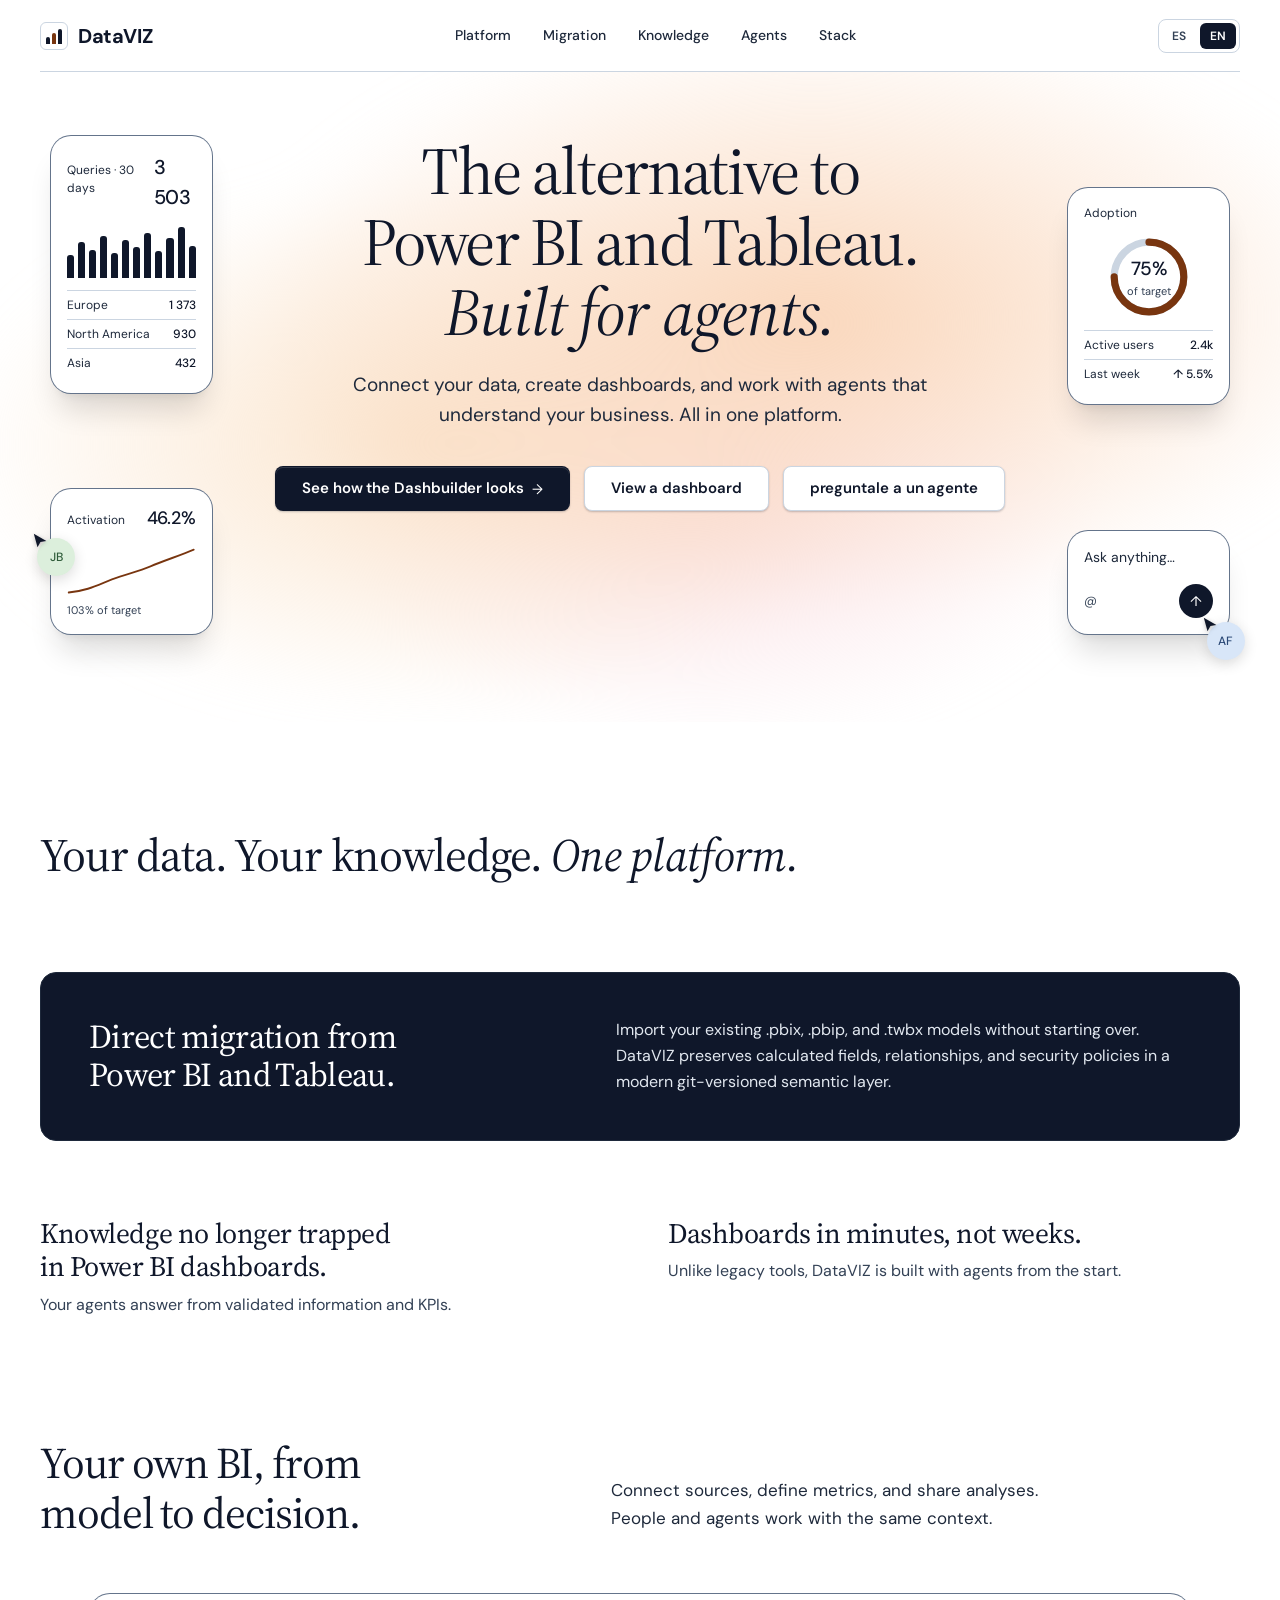
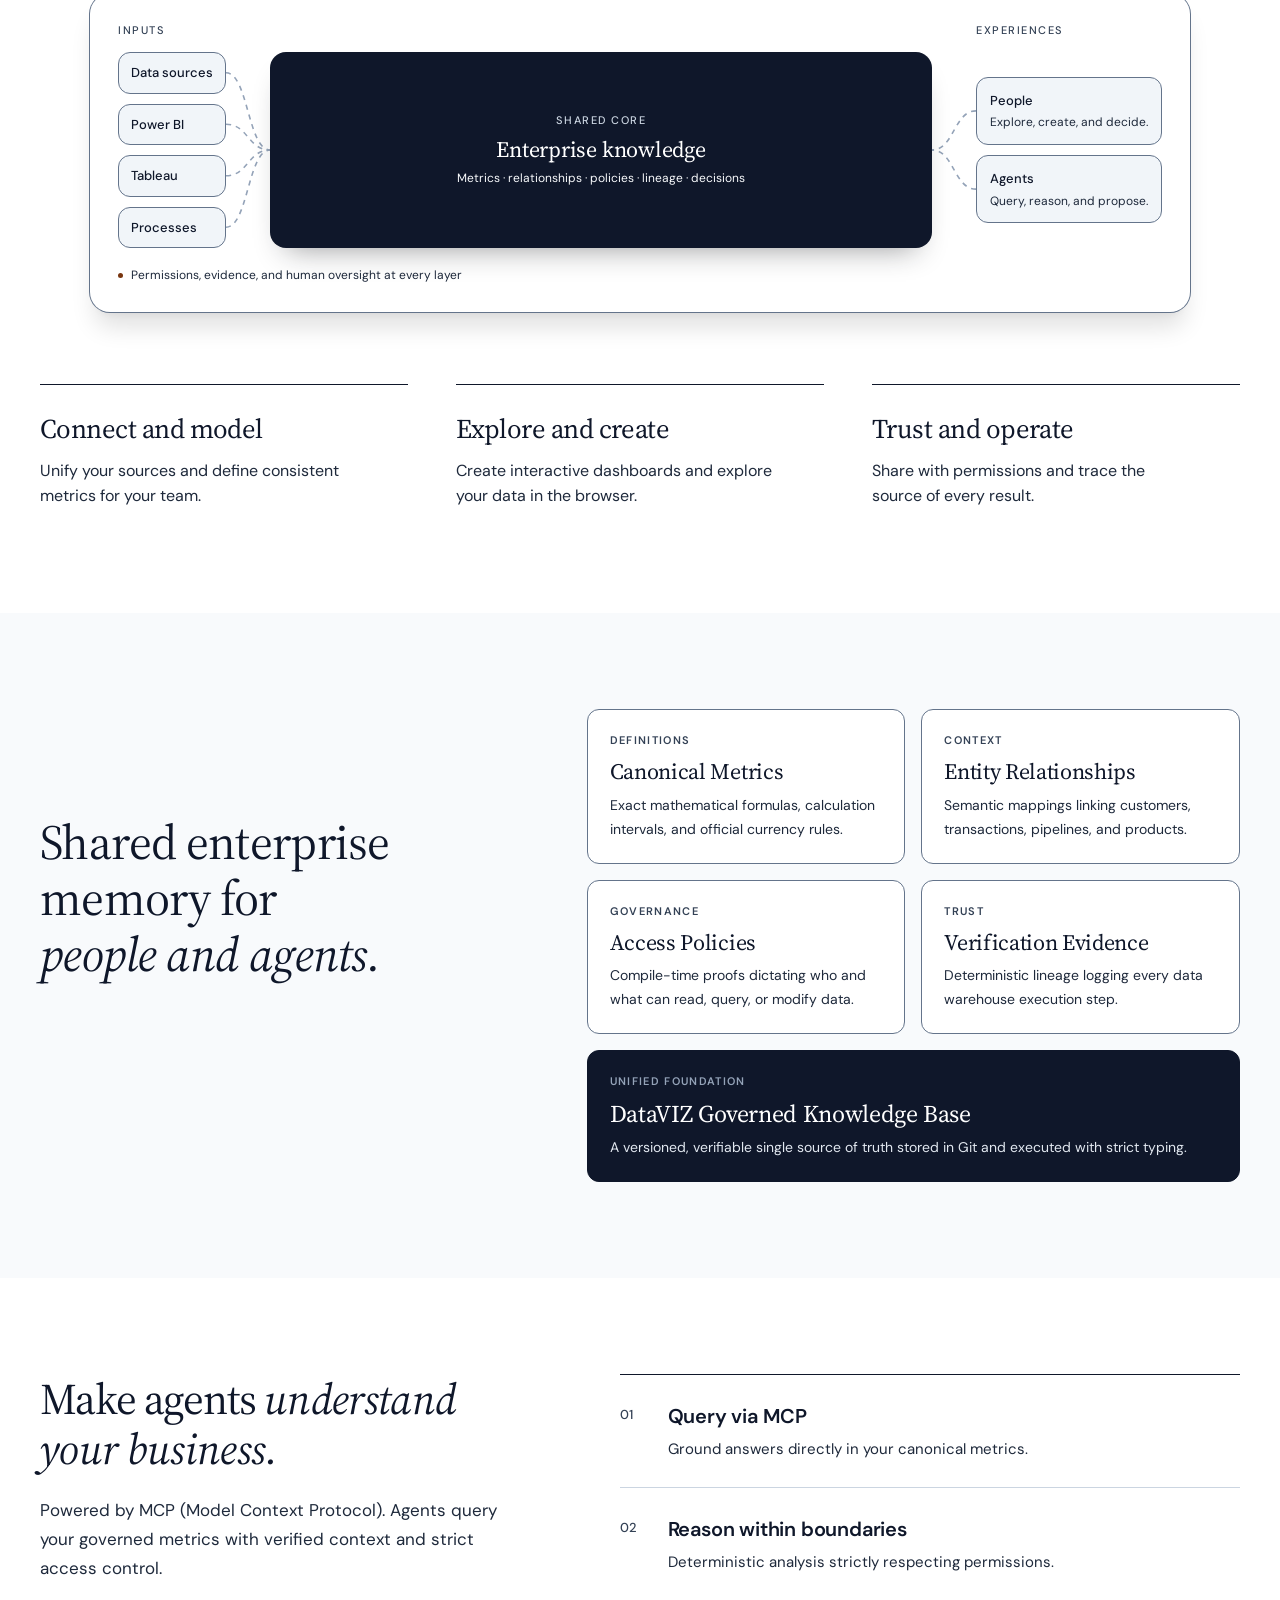
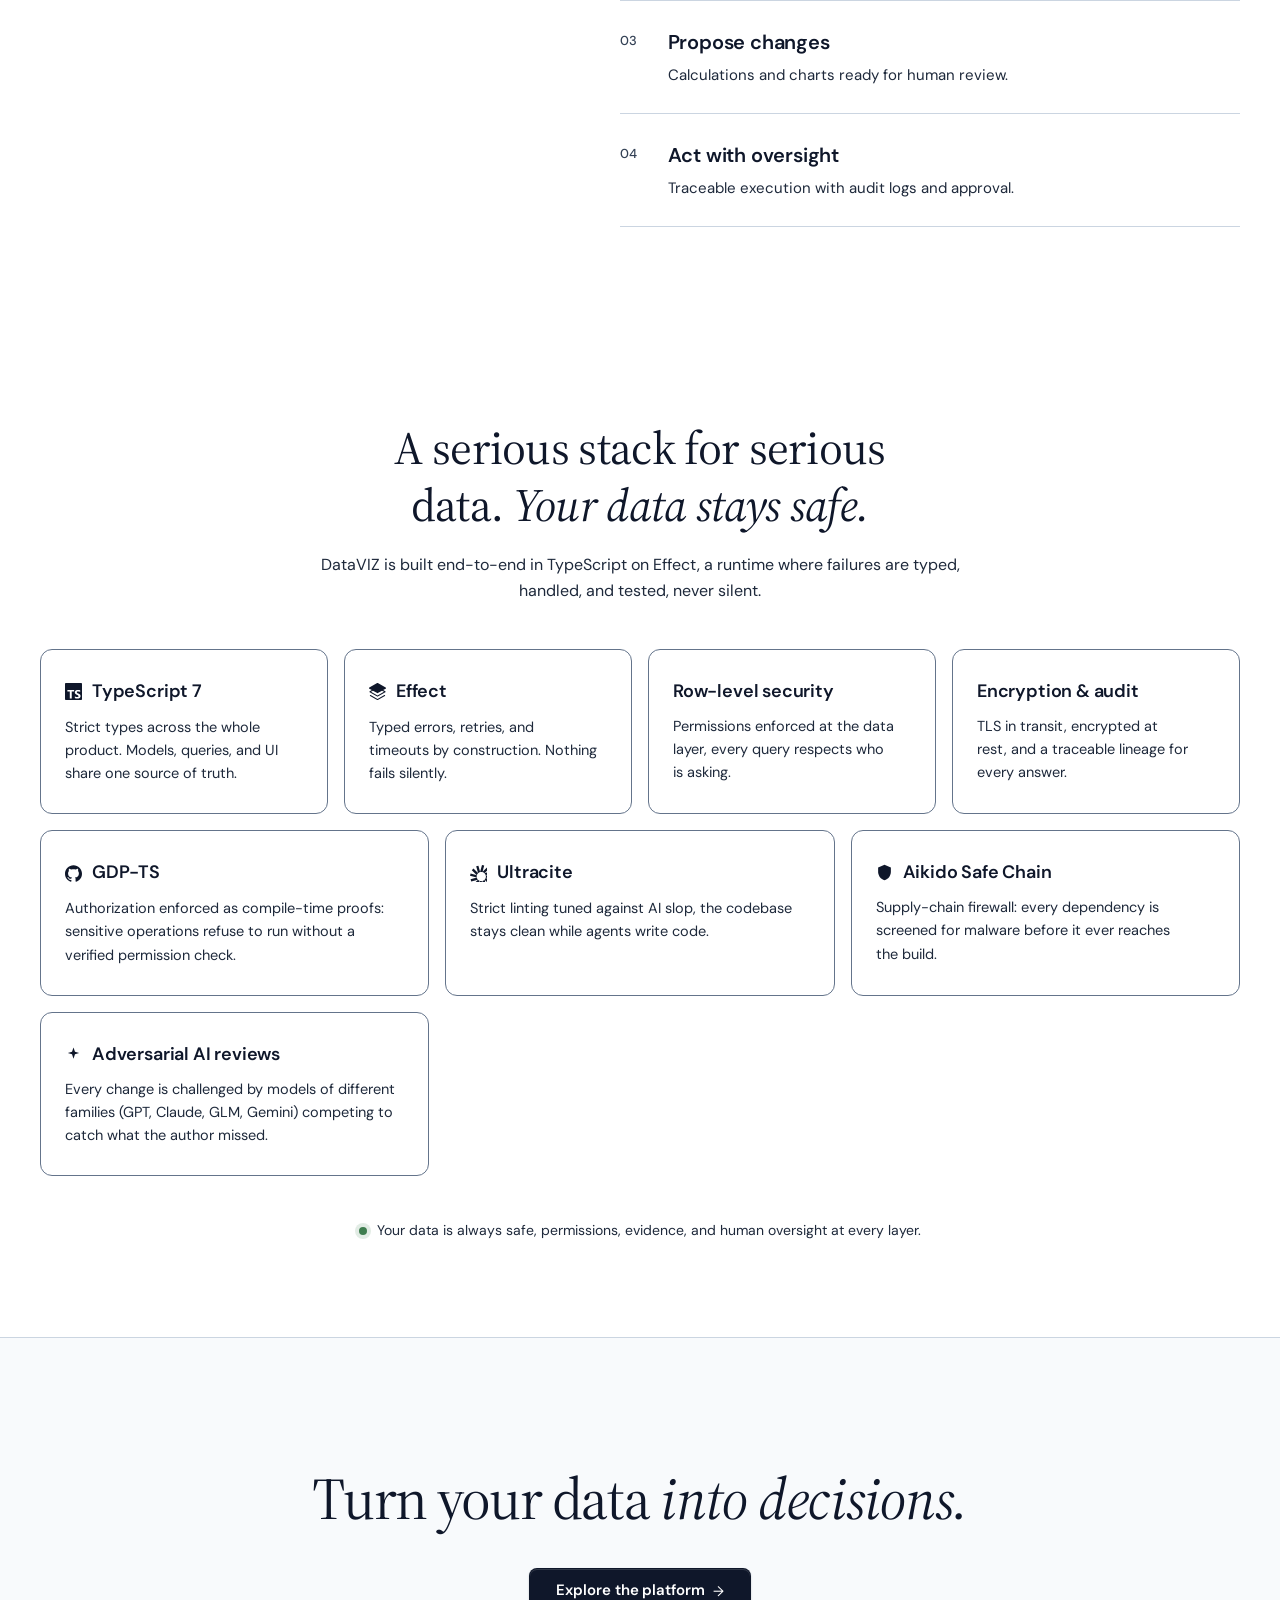
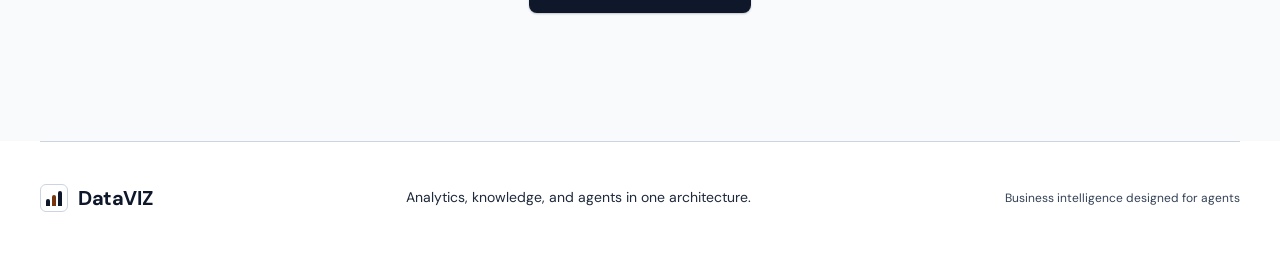
<file: index.html>
<!doctype html>
<html lang="en">
<head>
  <meta charset="utf-8">
  <meta name="viewport" content="width=device-width, initial-scale=1">
  <meta name="theme-color" content="#ffffff">
  <meta name="description" content="DataVIZ: analytics, enterprise knowledge, and agents in one platform.">
  <link rel="alternate" hreflang="es" href="https://dataviz.matiaschicao.cl/es/">
  <link rel="alternate" hreflang="en" href="https://dataviz.matiaschicao.cl/">
  <title>DataVIZ, Business intelligence designed for agents</title>
  <link rel="preconnect" href="https://fonts.googleapis.com">
  <link rel="preconnect" href="https://fonts.gstatic.com" crossorigin>
  <link href="https://fonts.googleapis.com/css2?family=DM+Sans:wght@400;500;600;700&family=Source+Serif+4:ital,opsz,wght@0,8..60,400;1,8..60,400&display=swap" rel="stylesheet">
  <link rel="stylesheet" href="/style.css">
</head>
<body>
  <a class="skip" href="#contenido">Skip to content</a>
  <header class="container nav">
    <a class="brand" href="#inicio" aria-label="DataVIZ, back to top"><span class="mark" aria-hidden="true"><i></i><i></i><i></i></span>DataVIZ</a>
    <nav class="nav-links" aria-label="Main navigation">
      <a href="#plataforma">Platform</a>
      <a href="#migration">Migration</a>
      <a href="#conocimiento">Knowledge</a>
      <a href="#agentes">Agents</a>
      <a href="#stack">Stack</a>
    </nav>
    <div class="nav-actions">
      <div class="lang-switch" role="navigation" aria-label="Language">
        <a href="/es/" lang="es">ES</a>
        <a href="/" lang="en" aria-current="page">EN</a>
      </div>
    </div>
  </header>

  <main id="contenido">
    <section class="hero" id="inicio" aria-labelledby="hero-title">
      <div class="hero-stage">
        <h1 id="hero-title">The alternative to Power BI and Tableau. <span class="serif">Built for agents.</span></h1>
        <p class="lede">Connect your data, create dashboards, and work with agents that understand your business. All in one platform.</p>
        <div class="hero-actions">
          <a class="button" href="https://demo.matiaschicao.cl/studio">See how the Dashbuilder looks <span aria-hidden="true">→</span></a>
          <a class="button button-ghost" href="https://demo.matiaschicao.cl/dashboard">View a dashboard</a>
          <a class="button button-ghost" href="https://demo.matiaschicao.cl/agents">preguntale a un agente</a>
        </div>
      </div>
      <div class="artifact art-table" aria-hidden="true">
        <div class="art-head"><span>Queries · 30 days</span><strong>3 503</strong></div>
        <div class="bars"><i></i><i></i><i></i><i></i><i></i><i></i><i></i><i></i><i></i><i></i><i></i><i></i></div>
        <div class="rows"><span>Europe<em>1 373</em></span><span>North America<em>930</em></span><span>Asia<em>432</em></span></div>
      </div>
      <div class="artifact art-ring" aria-hidden="true">
        <div class="art-head"><span>Adoption</span></div>
        <div class="ring-wrap">
          <svg class="ring" viewBox="0 0 84 84"><circle class="ring-bg" cx="42" cy="42" r="34"/><circle class="ring-fg" cx="42" cy="42" r="34"/></svg>
          <span class="ring-num">75%<small>of target</small></span>
        </div>
        <div class="rows"><span>Active users<em>2.4k</em></span><span>Last week<em>↑ 5.5%</em></span></div>
      </div>
      <div class="artifact art-line" aria-hidden="true">
        <div class="art-head"><span>Activation</span><strong>46.2%</strong></div>
        <svg class="spark" viewBox="0 0 160 60" preserveAspectRatio="none"><path d="M2 52 C 26 50, 38 44, 56 38 C 74 32, 88 30, 104 24 C 120 18, 142 12, 158 6"/></svg>
        <span class="art-sub">103% of target</span>
        <span class="bubble b-green">JB<svg class="cursor" viewBox="0 0 16 16" aria-hidden="true"><path d="M2.5 1.5l11.2 6.4-5.3 1-2.6 4.6z"/></svg></span>
      </div>
      <div class="artifact art-ask" aria-hidden="true">
        <span class="ask-placeholder">Ask anything…</span>
        <div class="ask-row"><span class="ask-icons">@</span><span class="ask-send">↑</span></div>
        <span class="bubble b-blue">AF<svg class="cursor" viewBox="0 0 16 16" aria-hidden="true"><path d="M2.5 1.5l11.2 6.4-5.3 1-2.6 4.6z"/></svg></span>
      </div>
    </section>

    <section class="container thesis" aria-labelledby="thesis-title"><h2 id="thesis-title" class="reveal">Your data. Your knowledge. <em class="serif">One platform.</em></h2></section>

    <section class="migration" id="migration" aria-labelledby="migration-title">
      <div class="container migration-inner">
        <div>
          <h2 id="migration-title" class="reveal">Direct migration from Power BI and Tableau.</h2>
          <p class="reveal" style="--d:100ms">Import your existing .pbix, .pbip, and .twbx models without starting over. DataVIZ preserves calculated fields, relationships, and security policies in a modern git-versioned semantic layer.</p>
        </div>
      </div>
    </section>

    <section class="container claims" aria-label="DataVIZ">
      <div class="claim reveal"><h3>Knowledge no longer trapped in Power BI dashboards.</h3><p>Your agents answer from validated information and KPIs.</p></div>
      <div class="claim reveal" style="--d:100ms"><h3>Dashboards in minutes, not weeks.</h3><p>Unlike legacy tools, DataVIZ is built with agents from the start.</p></div>
    </section>

    <section class="container section" id="plataforma" aria-labelledby="platform-title">
      <div class="section-heading"><div><h2 id="platform-title" class="reveal">Your own BI, from model to decision.</h2></div><p class="reveal" style="--d:120ms">Connect sources, define metrics, and share analyses. People and agents work with the same context.</p></div>
      <div class="system-wrap">
        <div class="system" role="img" aria-label="BI sources and tools feed an enterprise knowledge base used by people and agents">
          <div class="pipeline">
            <span class="p-lbl lbl-in">Inputs</span>
            <div class="p-inputs">
              <span class="node">Data sources</span>
              <span class="node">Power BI</span>
              <span class="node">Tableau</span>
              <span class="node">Processes</span>
            </div>
            <svg class="p-conn conn-in" aria-hidden="true"></svg>
            <div class="p-core">
              <small>Shared core</small>
              <strong>Enterprise knowledge</strong>
              <p>Metrics · relationships · policies · lineage · decisions</p>
            </div>
            <svg class="p-conn conn-out" aria-hidden="true"></svg>
            <div class="p-outputs">
              <div class="o-card"><strong>People</strong><span>Explore, create, and decide.</span></div>
              <div class="o-card"><strong>Agents</strong><span>Query, reason, and propose.</span></div>
            </div>
            <span class="p-lbl lbl-out">Experiences</span>
            <div class="system-foot">Permissions, evidence, and human oversight at every layer</div>
          </div>
        </div>
      </div>
      <div class="pillars"><article class="pillar reveal"><h3>Connect and model</h3><p>Unify your sources and define consistent metrics for your team.</p></article><article class="pillar reveal" style="--d:110ms"><h3>Explore and create</h3><p>Create interactive dashboards and explore your data in the browser.</p></article><article class="pillar reveal" style="--d:220ms"><h3>Trust and operate</h3><p>Share with permissions and trace the source of every result.</p></article></div>
    </section>

    <section class="knowledge-section" id="conocimiento" aria-labelledby="knowledge-title">
      <div class="container knowledge-inner">
        <div>
          <h2 id="knowledge-title" class="reveal">Shared enterprise memory for <em class="serif">people and agents.</em></h2>
          <p class="reveal" style="--d:100ms">Every metric keeps its definition, source, and permissions. Dashboards and agents use the same source of truth.</p>
        </div>
        <div class="knowledge-map" role="region" aria-label="Knowledge Structure">
          <div class="map-cell reveal">
            <div class="map-cell-tag">Definitions</div>
            <strong>Canonical Metrics</strong>
            <span>Exact mathematical formulas, calculation intervals, and official currency rules.</span>
          </div>
          <div class="map-cell reveal" style="--d:90ms">
            <div class="map-cell-tag">Context</div>
            <strong>Entity Relationships</strong>
            <span>Semantic mappings linking customers, transactions, pipelines, and products.</span>
          </div>
          <div class="map-cell reveal" style="--d:180ms">
            <div class="map-cell-tag">Governance</div>
            <strong>Access Policies</strong>
            <span>Compile-time proofs dictating who and what can read, query, or modify data.</span>
          </div>
          <div class="map-cell reveal" style="--d:270ms">
            <div class="map-cell-tag">Trust</div>
            <strong>Verification Evidence</strong>
            <span>Deterministic lineage logging every data warehouse execution step.</span>
          </div>
          <div class="map-cell map-core reveal" style="--d:360ms">
            <div class="map-cell-tag">Unified Foundation</div>
            <strong>DataVIZ Governed Knowledge Base</strong>
            <span>A versioned, verifiable single source of truth stored in Git and executed with strict typing.</span>
          </div>
        </div>
      </div>
    </section>

    <section class="container agents" id="agentes" aria-labelledby="agents-title">
      <div class="agents-grid">
        <div class="agent-copy">
          <h2 id="agents-title" class="reveal">Make agents <em class="serif">understand your business.</em></h2>
          <p class="reveal" style="--d:100ms">Powered by MCP (Model Context Protocol). Agents query your governed metrics with verified context and strict access control.</p>
        </div>
        <div class="agent-list">
          <div class="agent-step reveal"><div><h3>Query via MCP</h3><p>Ground answers directly in your canonical metrics.</p></div></div>
          <div class="agent-step reveal" style="--d:90ms"><div><h3>Reason within boundaries</h3><p>Deterministic analysis strictly respecting permissions.</p></div></div>
          <div class="agent-step reveal" style="--d:180ms"><div><h3>Propose changes</h3><p>Calculations and charts ready for human review.</p></div></div>
          <div class="agent-step reveal" style="--d:270ms"><div><h3>Act with oversight</h3><p>Traceable execution with audit logs and approval.</p></div></div>
        </div>
      </div>
    </section>

    <section class="stack" id="stack" aria-labelledby="stack-title"><div class="container">
      <div class="stack-head">
        <h2 id="stack-title" class="reveal">A serious stack for serious data. <em class="serif">Your data stays safe.</em></h2>
        <p class="reveal" style="--d:100ms">DataVIZ is built end-to-end in TypeScript on Effect, a runtime where failures are typed, handled, and tested, never silent.</p>
      </div>
      <div class="stack-grid">
        <article class="stack-card reveal"><h3><svg class="tool-icon" viewBox="0 0 24 24" fill="currentColor" aria-hidden="true"><title>TypeScript</title><path d="M1.125 0C.502 0 0 .502 0 1.125v21.75C0 23.498.502 24 1.125 24h21.75c.623 0 1.125-.502 1.125-1.125V1.125C24 .502 23.498 0 22.875 0zm17.363 9.75c.612 0 1.154.037 1.627.111a6.38 6.38 0 0 1 1.306.34v2.458a3.95 3.95 0 0 0-.643-.361 5.093 5.093 0 0 0-.717-.26 5.453 5.453 0 0 0-1.426-.2c-.3 0-.573.028-.819.086a2.1 2.1 0 0 0-.623.242c-.17.104-.3.229-.393.374a.888.888 0 0 0-.14.49c0 .196.053.373.156.529.104.156.252.304.443.444s.423.276.696.41c.273.135.582.274.926.416.47.197.892.407 1.266.628.374.222.695.473.963.753.268.279.472.598.614.957.142.359.214.776.214 1.253 0 .657-.125 1.21-.373 1.656a3.033 3.033 0 0 1-1.012 1.085 4.38 4.38 0 0 1-1.487.596c-.566.12-1.163.18-1.79.18a9.916 9.916 0 0 1-1.84-.164 5.544 5.544 0 0 1-1.512-.493v-2.63a5.033 5.033 0 0 0 3.237 1.2c.333 0 .624-.03.872-.09.249-.06.456-.144.623-.25.166-.108.29-.234.373-.38a1.023 1.023 0 0 0-.074-1.089 2.12 2.12 0 0 0-.537-.5 5.597 5.597 0 0 0-.807-.444 27.72 27.72 0 0 0-1.007-.436c-.918-.383-1.602-.852-2.053-1.405-.45-.553-.676-1.222-.676-2.005 0-.614.123-1.141.369-1.582.246-.441.58-.804 1.004-1.089a4.494 4.494 0 0 1 1.47-.629 7.536 7.536 0 0 1 1.77-.201zm-15.113.188h9.563v2.166H9.506v9.646H6.789v-9.646H3.375z"/></svg><a href="https://www.typescriptlang.org/" target="_blank" rel="noopener">TypeScript 7</a></h3><p>Strict types across the whole product. Models, queries, and UI share one source of truth.</p></article>
        <article class="stack-card reveal" style="--d:90ms"><h3><svg class="tool-icon" viewBox="0 0 24 24" fill="currentColor" aria-hidden="true"><title>Effect</title><path d="M11.846.007a.8.8 0 0 0-.312.103L.454 6.346a.8.8 0 0 0-.397.855.8.8 0 0 0 .408.78L3.99 9.976 1.033 11.64a.76.76 0 0 0-.374.838c-.033.265.07.541.378.715l10.546 5.967a.8.8 0 0 0 .61.073.8.8 0 0 0 .27-.094l10.548-5.968c.31-.175.412-.454.376-.72a.76.76 0 0 0-.383-.79l-3.01-1.693 3.554-2.012a.8.8 0 0 0 .399-.836.8.8 0 0 0-.412-.753L12.455.13a.8.8 0 0 0-.28-.097.8.8 0 0 0-.227-.033m6.482 10.853 2.78 1.566-9.205 5.21-9.21-5.213 2.76-1.554 5.99 3.387a.83.83 0 0 0 .638.076.8.8 0 0 0 .285-.098zm3.572 6.03a.75.75 0 0 0-.35.098l-9.67 5.47-9.635-5.45a.75.75 0 0 0-1.01.267.717.717 0 0 0 .27.99l9.976 5.644a.75.75 0 0 0 .372.098c.079 0 .294-.026.46-.117l9.978-5.645a.716.716 0 0 0 .27-.99.75.75 0 0 0-.661-.364"/></svg><a href="https://effect.website" target="_blank" rel="noopener">Effect</a></h3><p>Typed errors, retries, and timeouts by construction. Nothing fails silently.</p></article>
        <article class="stack-card reveal" style="--d:180ms"><h3>Row-level security</h3><p>Permissions enforced at the data layer, every query respects who is asking.</p></article>
        <article class="stack-card reveal" style="--d:270ms"><h3>Encryption &amp; audit</h3><p>TLS in transit, encrypted at rest, and a traceable lineage for every answer.</p></article>
        <article class="stack-card reveal" style="--d:360ms"><h3><svg class="tool-icon" viewBox="0 0 24 24" fill="currentColor" aria-hidden="true"><title>GitHub</title><path d="M12 .297c-6.63 0-12 5.373-12 12 0 5.303 3.438 9.8 8.205 11.385.6.113.82-.258.82-.577 0-.285-.01-1.04-.015-2.04-3.338.724-4.042-1.61-4.042-1.61C4.422 18.07 3.633 17.7 3.633 17.7c-1.087-.744.084-.729.084-.729 1.205.084 1.838 1.236 1.838 1.236 1.07 1.835 2.809 1.305 3.495.998.108-.776.417-1.305.76-1.605-2.665-.3-5.466-1.332-5.466-5.93 0-1.31.465-2.38 1.235-3.22-.135-.303-.54-1.523.105-3.176 0 0 1.005-.322 3.3 1.23.96-.267 1.98-.399 3-.405 1.02.006 2.04.138 3 .405 2.28-1.552 3.285-1.23 3.285-1.23.645 1.653.24 2.873.12 3.176.765.84 1.23 1.91 1.23 3.22 0 4.61-2.805 5.625-5.475 5.92.42.36.81 1.096.81 2.22 0 1.606-.015 2.896-.015 3.286 0 .315.21.69.825.57C20.565 22.092 24 17.592 24 12.297c0-6.627-5.373-12-12-12"/></svg><a href="https://github.com/rauchg/gdp-ts" target="_blank" rel="noopener">GDP-TS</a></h3><p>Authorization enforced as compile-time proofs: sensitive operations refuse to run without a verified permission check.</p></article>
        <article class="stack-card reveal" style="--d:450ms"><h3><svg class="tool-icon" viewBox="0 0 24 24" fill="currentColor" aria-hidden="true"><g fill="currentColor"><path d="m20.0741.843095-3.1464-.843095-2.6516 9.89571-2.3938-8.933913-3.14652.843093 2.58642 9.65241-6.44211-6.4421-2.30337 2.30338 7.06626 7.06632-8.799891-2.358-.843089 3.1464 9.61494 2.5764c-.11011-.4749-.16832-.9696-.16832-1.4779 0-3.5981 2.91678-6.51493 6.51498-6.51493 3.5981 0 6.5149 2.91683 6.5149 6.51493 0 .5051-.0576.9967-.1663 1.4688l8.7381 2.3413.843-3.1464-9.653-2.5866 8.8005-2.358-.8432-3.14645-9.6528 2.58635 6.4422-6.44204-2.3035-2.30337-6.9682 6.96823z"/><path d="m22.3007 17.7771c-.2698 1.1405-.8393 2.1651-1.6207 2.9859l6.3304 6.3306 2.3033-2.3034z"/><path d="m20.6159 20.8294c-.7909.8078-1.7903 1.4106-2.9111 1.7212l2.3035 8.5968 3.1464-.843z"/><path d="m17.5878 22.5819c-.5201.1336-1.0651.2047-1.6267.2047-.6018 0-1.1845-.0816-1.7378-.2344l-2.3056 8.6049 3.1464.8429z"/><path d="m14.1117 22.5207c-1.1037-.3262-2.0854-.9366-2.8601-1.7467l-6.346 6.346 2.30336 2.3034z"/><path d="m11.1997 20.7179c-.7614-.8152-1.31605-1.8261-1.58006-2.949l-8.766736 2.349.843086 3.1465z"/></g></svg><a href="https://www.ultracite.ai/" target="_blank" rel="noopener">Ultracite</a></h3><p>Strict linting tuned against AI slop, the codebase stays clean while agents write code.</p></article>
        <article class="stack-card reveal" style="--d:540ms"><h3><svg class="tool-icon" viewBox="0 0 24 24" fill="currentColor" aria-hidden="true"><path d="M12 1 3 5v6c0 5.55 3.84 10.74 9 12 5.16-1.26 9-6.45 9-12V5l-9-4z"/></svg>Aikido Safe Chain</h3><p>Supply-chain firewall: every dependency is screened for malware before it ever reaches the build.</p></article>
        <article class="stack-card reveal" style="--d:630ms"><h3><svg class="tool-icon" viewBox="0 0 24 24" fill="currentColor" aria-hidden="true"><path d="M12 2l2.09 6.26L20 10l-5.91 1.74L12 18l-2.09-6.26L4 10l5.91-1.74L12 2z"/></svg>Adversarial AI reviews</h3><p>Every change is challenged by models of different families (GPT, Claude, GLM, Gemini) competing to catch what the author missed.</p></article>
      </div>
      <p class="stack-note reveal-fade" style="--d:320ms"><span class="safe-dot" aria-hidden="true"></span>Your data is always safe, permissions, evidence, and human oversight at every layer.</p>
    </div></section>

    <section class="closing" aria-labelledby="closing-title"><h2 id="closing-title" class="reveal">Turn your data <em class="serif">into decisions.</em></h2><a class="button reveal-fade" style="--d:160ms" href="https://demo.matiaschicao.cl/studio">Explore the platform <span aria-hidden="true">→</span></a></section>
  </main>
  <footer class="container footer"><a class="brand" href="#inicio"><span class="mark" aria-hidden="true"><i></i><i></i><i></i></span>DataVIZ</a><p>Analytics, knowledge, and agents in one architecture.</p><span>Business intelligence designed for agents</span></footer>
  <script>
    document.documentElement.classList.add("js");
    var io = new IntersectionObserver(function(entries) {
      entries.forEach(function(e) {
        if (e.isIntersecting) { e.target.classList.add("in"); io.unobserve(e.target); }
      });
    }, { threshold: 0.12, rootMargin: "0px 0px -7% 0px" });
    document.querySelectorAll(".reveal, .reveal-fade").forEach(function(el) { io.observe(el); });
  </script>


  <script>
    (function() {
      var svgIn = document.querySelector(".conn-in"), svgOut = document.querySelector(".conn-out");
      if (!svgIn) return;
      function draw() {
        if (window.matchMedia("(max-width: 640px)").matches) { svgIn.innerHTML = ""; svgOut.innerHTML = ""; return; }
        var core = document.querySelector(".p-core").getBoundingClientRect();
        function conns(nodes, svg, fromCore) {
          svg.innerHTML = "";
          var box = svg.getBoundingClientRect();
          svg.style.height = box.height + "px";
          nodes.forEach(function(el) {
            var r = el.getBoundingClientRect();
            var y1 = r.top + r.height / 2 - box.top, y2 = core.top + core.height / 2 - box.top;
            var x1 = fromCore ? box.width : 0, x2 = fromCore ? 0 : box.width, mx = (x1 + x2) / 2;
            var p = document.createElementNS("http://www.w3.org/2000/svg", "path");
            p.setAttribute("d", "M " + x1 + " " + y1 + " C " + mx + " " + y1 + ", " + mx + " " + y2 + ", " + x2 + " " + y2);
            p.setAttribute("class", "flow-path");
            svg.appendChild(p);
          });
        }
        conns(document.querySelectorAll(".p-inputs .node"), svgIn, false);
        conns(document.querySelectorAll(".p-outputs .o-card"), svgOut, true);
      }
      window.addEventListener("resize", draw);
      window.addEventListener("load", draw);
      if (document.fonts && document.fonts.ready) document.fonts.ready.then(draw);
      if (window.ResizeObserver) new ResizeObserver(draw).observe(document.querySelector(".pipeline"));
      draw();
    })();
  </script>
</body>
</html>
</file>
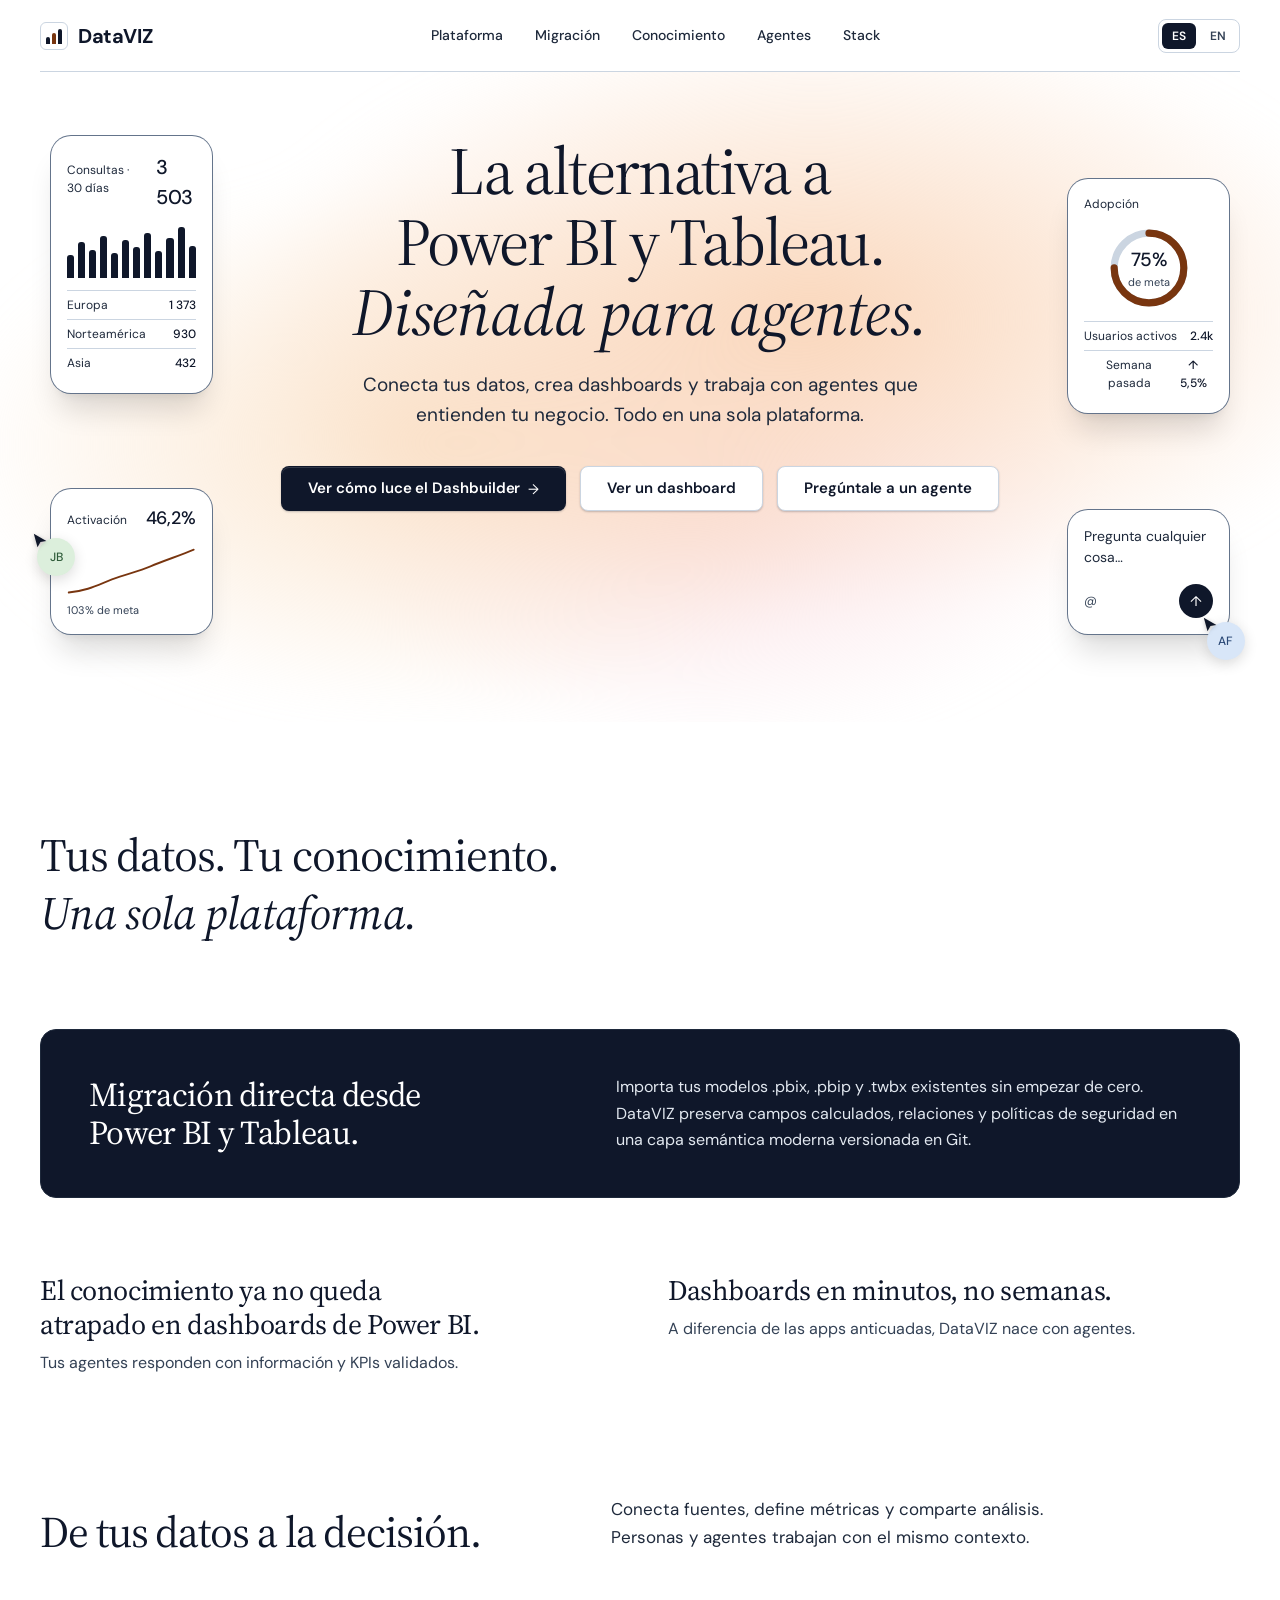
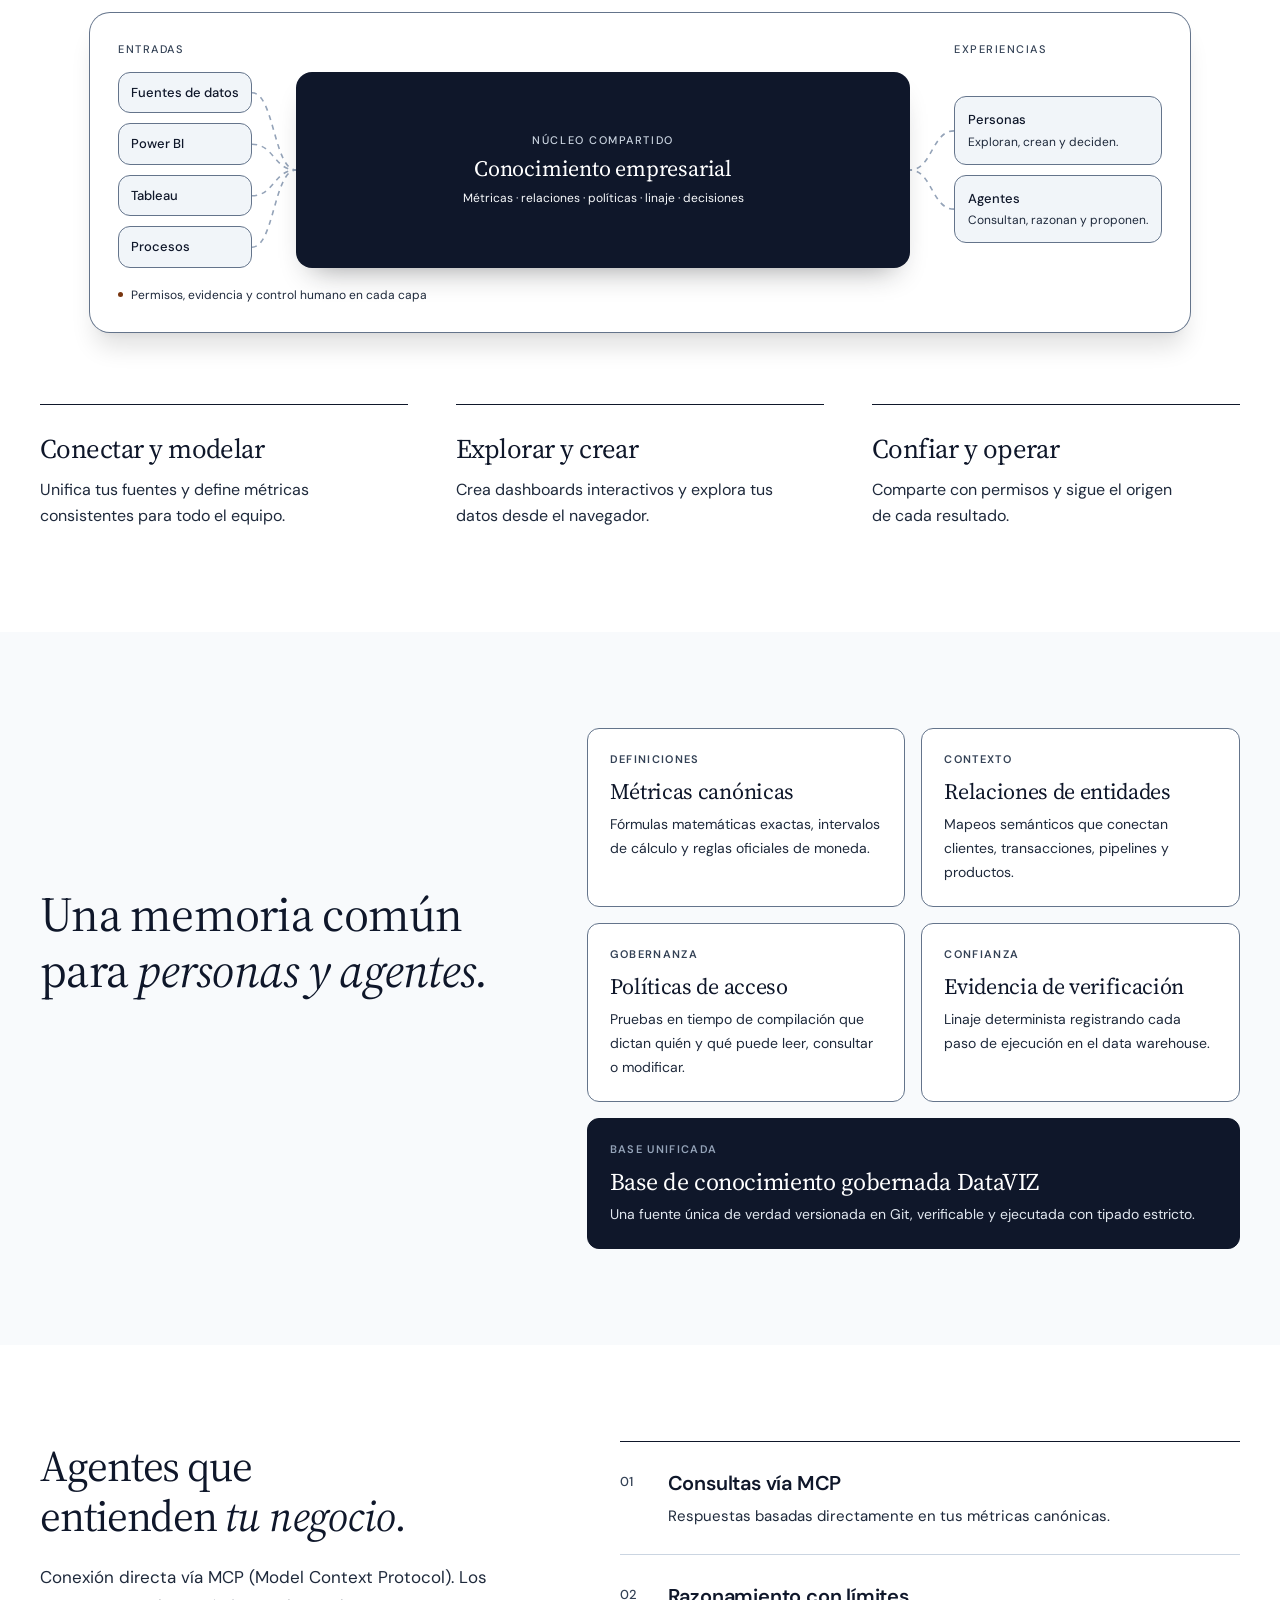
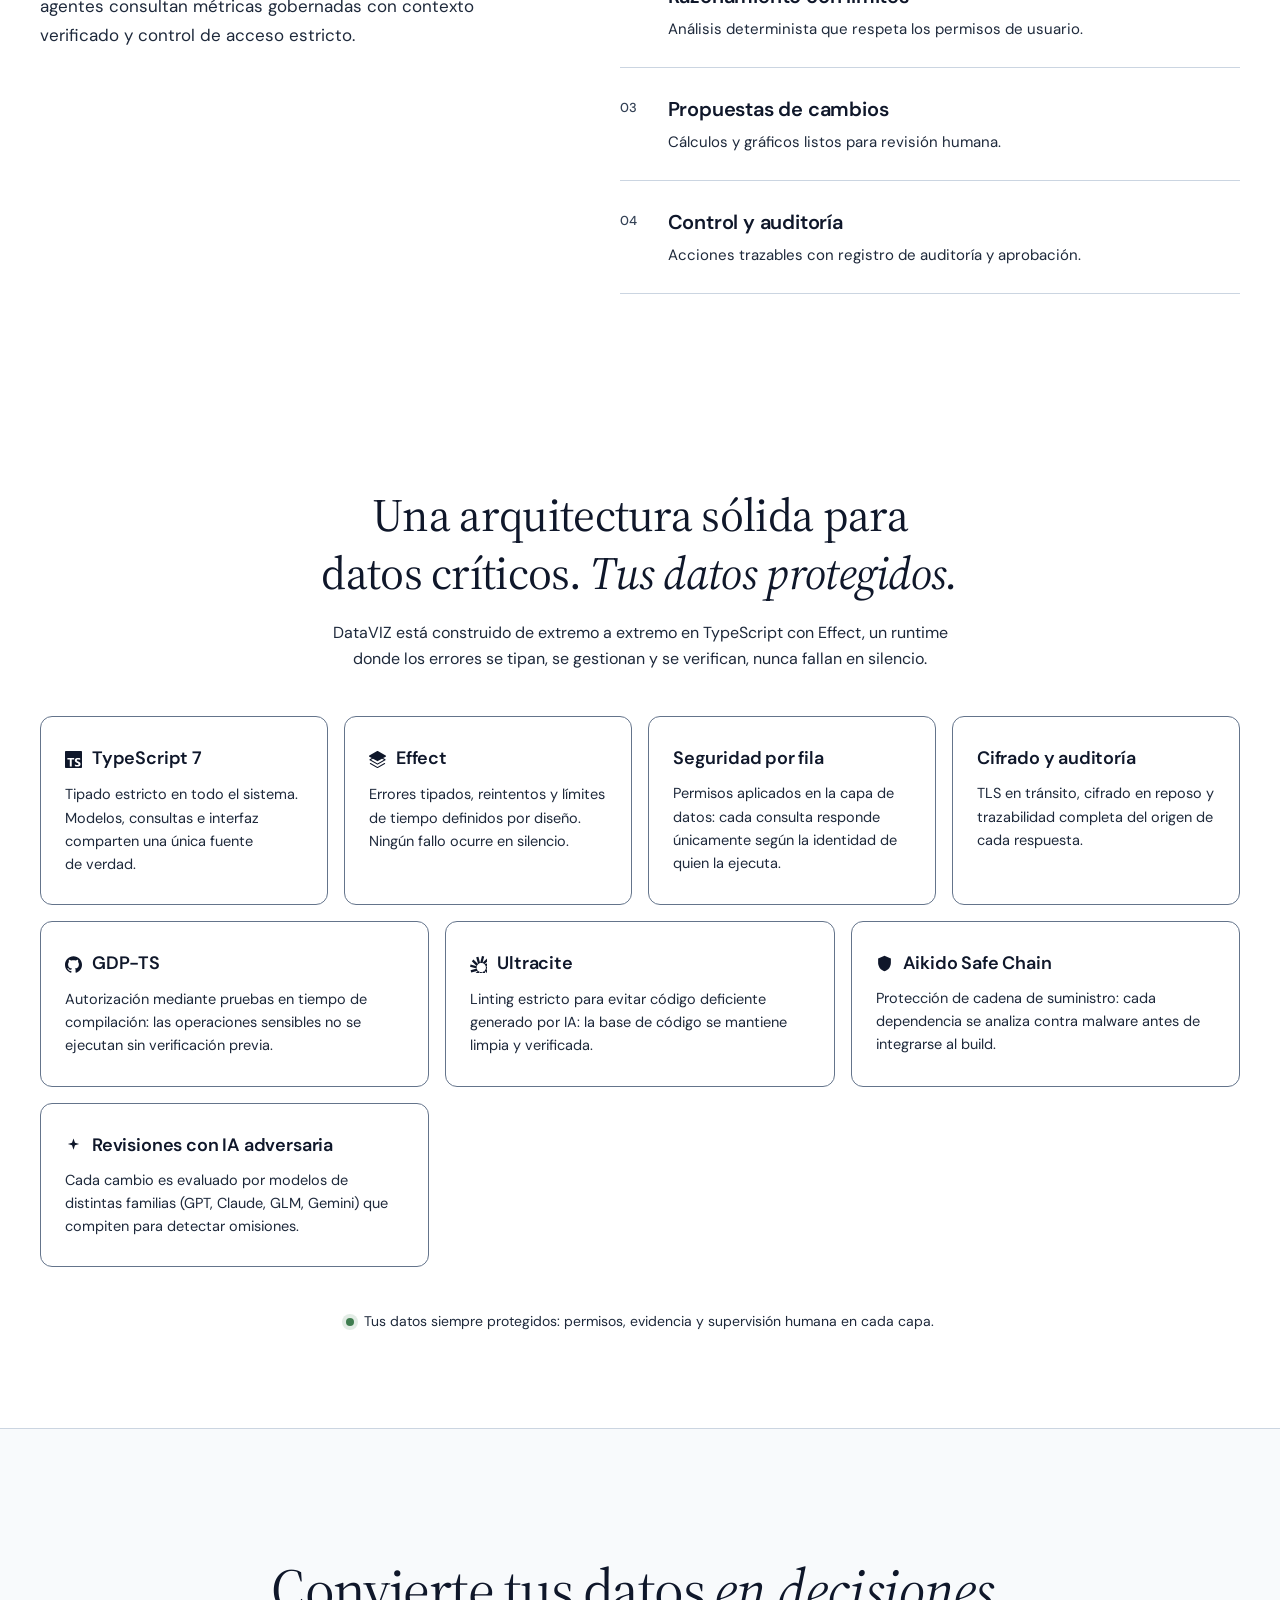
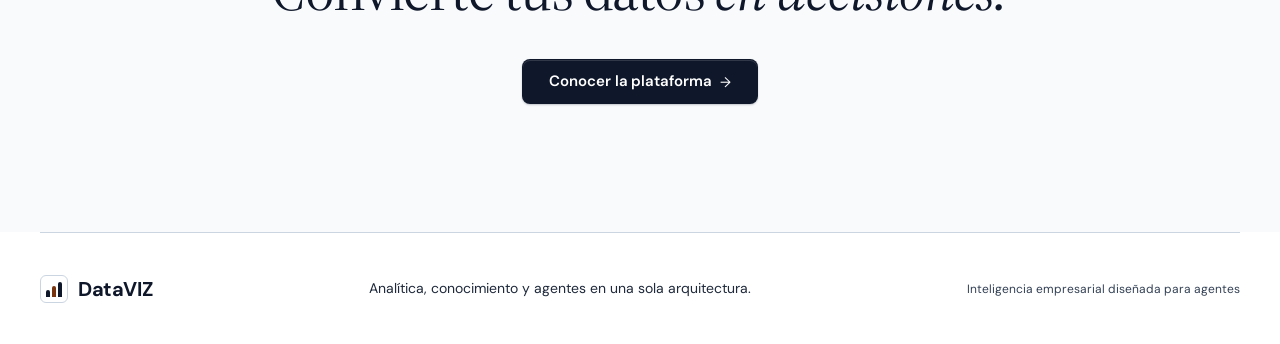
<file: es/index.html>
<!doctype html>
<html lang="es">
<head>
  <meta charset="utf-8">
  <meta name="viewport" content="width=device-width, initial-scale=1">
  <meta name="theme-color" content="#ffffff">
  <meta name="description" content="DataVIZ: analítica, conocimiento empresarial y agentes en una sola plataforma. Conecta tus datos, crea dashboards y decide con contexto.">
  <link rel="alternate" hreflang="es" href="https://dataviz.matiaschicao.cl/es/">
  <link rel="alternate" hreflang="en" href="https://dataviz.matiaschicao.cl/">
  <title>DataVIZ, Inteligencia empresarial diseñada para agentes</title>
  <link rel="preconnect" href="https://fonts.googleapis.com">
  <link rel="preconnect" href="https://fonts.gstatic.com" crossorigin>
  <link href="https://fonts.googleapis.com/css2?family=DM+Sans:wght@400;500;600;700&family=Source+Serif+4:ital,opsz,wght@0,8..60,400;1,8..60,400&display=swap" rel="stylesheet">
  <link rel="stylesheet" href="/style.css">
</head>
<body>
  <a class="skip" href="#contenido">Saltar al contenido</a>
  <header class="container nav">
    <a class="brand" href="#inicio" aria-label="DataVIZ, volver al inicio"><span class="mark" aria-hidden="true"><i></i><i></i><i></i></span>DataVIZ</a>
    <nav class="nav-links" aria-label="Navegación principal">
      <a href="#plataforma">Plataforma</a>
      <a href="#migracion">Migración</a>
      <a href="#conocimiento">Conocimiento</a>
      <a href="#agentes">Agentes</a>
      <a href="#stack">Stack</a>
    </nav>
    <div class="nav-actions">
      <div class="lang-switch" role="navigation" aria-label="Idioma">
        <a href="/es/" lang="es" aria-current="page">ES</a>
        <a href="/" lang="en">EN</a>
      </div>
    </div>
  </header>

  <main id="contenido">
    <section class="hero" id="inicio" aria-labelledby="hero-title">
      <div class="hero-stage">
        <h1 id="hero-title">La alternativa a Power BI y Tableau. <span class="serif">Diseñada para agentes.</span></h1>
        <p class="lede">Conecta tus datos, crea dashboards y trabaja con agentes que entienden tu negocio. Todo en una sola plataforma.</p>
        <div class="hero-actions">
          <a class="button" href="https://demo.matiaschicao.cl/studio">Ver cómo luce el Dashbuilder <span aria-hidden="true">→</span></a>
          <a class="button button-ghost" href="https://demo.matiaschicao.cl/dashboard">Ver un dashboard</a>
          <a class="button button-ghost" href="https://demo.matiaschicao.cl/agents">Pregúntale a un agente</a>
        </div>
      </div>
      <div class="artifact art-table" aria-hidden="true">
        <div class="art-head"><span>Consultas · 30 días</span><strong>3 503</strong></div>
        <div class="bars"><i></i><i></i><i></i><i></i><i></i><i></i><i></i><i></i><i></i><i></i><i></i><i></i></div>
        <div class="rows"><span>Europa<em>1 373</em></span><span>Norteamérica<em>930</em></span><span>Asia<em>432</em></span></div>
      </div>
      <div class="artifact art-ring" aria-hidden="true">
        <div class="art-head"><span>Adopción</span></div>
        <div class="ring-wrap">
          <svg class="ring" viewBox="0 0 84 84"><circle class="ring-bg" cx="42" cy="42" r="34"/><circle class="ring-fg" cx="42" cy="42" r="34"/></svg>
          <span class="ring-num">75%<small>de meta</small></span>
        </div>
        <div class="rows"><span>Usuarios activos<em>2.4k</em></span><span>Semana pasada<em>↑ 5,5%</em></span></div>
      </div>
      <div class="artifact art-line" aria-hidden="true">
        <div class="art-head"><span>Activación</span><strong>46,2%</strong></div>
        <svg class="spark" viewBox="0 0 160 60" preserveAspectRatio="none"><path d="M2 52 C 26 50, 38 44, 56 38 C 74 32, 88 30, 104 24 C 120 18, 142 12, 158 6"/></svg>
        <span class="art-sub">103% de meta</span>
        <span class="bubble b-green">JB<svg class="cursor" viewBox="0 0 16 16" aria-hidden="true"><path d="M2.5 1.5l11.2 6.4-5.3 1-2.6 4.6z"/></svg></span>
      </div>
      <div class="artifact art-ask" aria-hidden="true">
        <span class="ask-placeholder">Pregunta cualquier cosa…</span>
        <div class="ask-row"><span class="ask-icons">@</span><span class="ask-send">↑</span></div>
        <span class="bubble b-blue">AF<svg class="cursor" viewBox="0 0 16 16" aria-hidden="true"><path d="M2.5 1.5l11.2 6.4-5.3 1-2.6 4.6z"/></svg></span>
      </div>
    </section>

    <section class="container thesis" aria-labelledby="thesis-title"><h2 id="thesis-title" class="reveal">Tus datos. Tu conocimiento. <em class="serif">Una sola plataforma.</em></h2></section>

    <section class="migration" id="migracion" aria-labelledby="migration-title">
      <div class="container migration-inner">
        <div>
          <h2 id="migration-title" class="reveal">Migración directa desde Power BI y Tableau.</h2>
          <p class="reveal" style="--d:100ms">Importa tus modelos .pbix, .pbip y .twbx existentes sin empezar de cero. DataVIZ preserva campos calculados, relaciones y políticas de seguridad en una capa semántica moderna versionada en Git.</p>
        </div>
      </div>
    </section>

    <section class="container claims" aria-label="DataVIZ">
      <div class="claim reveal"><h3>El conocimiento ya no queda atrapado en dashboards de Power BI.</h3><p>Tus agentes responden con información y KPIs validados.</p></div>
      <div class="claim reveal" style="--d:100ms"><h3>Dashboards en minutos, no semanas.</h3><p>A diferencia de las apps anticuadas, DataVIZ nace con agentes.</p></div>
    </section>

    <section class="container section" id="plataforma" aria-labelledby="platform-title">
      <div class="section-heading"><div><h2 id="platform-title" class="reveal">De tus datos a la decisión.</h2></div><p class="reveal" style="--d:120ms">Conecta fuentes, define métricas y comparte análisis. Personas y agentes trabajan con el mismo contexto.</p></div>
      <div class="system-wrap">
        <div class="system" role="img" aria-label="Fuentes y herramientas de BI alimentan una base de conocimiento empresarial que sirve a personas y agentes">
          <div class="pipeline">
            <span class="p-lbl lbl-in">Entradas</span>
            <div class="p-inputs">
              <span class="node">Fuentes de datos</span>
              <span class="node">Power BI</span>
              <span class="node">Tableau</span>
              <span class="node">Procesos</span>
            </div>
            <svg class="p-conn conn-in" aria-hidden="true"></svg>
            <div class="p-core">
              <small>Núcleo compartido</small>
              <strong>Conocimiento empresarial</strong>
              <p>Métricas · relaciones · políticas · linaje · decisiones</p>
            </div>
            <svg class="p-conn conn-out" aria-hidden="true"></svg>
            <div class="p-outputs">
              <div class="o-card"><strong>Personas</strong><span>Exploran, crean y deciden.</span></div>
              <div class="o-card"><strong>Agentes</strong><span>Consultan, razonan y proponen.</span></div>
            </div>
            <span class="p-lbl lbl-out">Experiencias</span>
            <div class="system-foot">Permisos, evidencia y control humano en cada capa</div>
          </div>
        </div>
      </div>
      <div class="pillars"><article class="pillar reveal"><h3>Conectar y modelar</h3><p>Unifica tus fuentes y define métricas consistentes para todo el equipo.</p></article><article class="pillar reveal" style="--d:110ms"><h3>Explorar y crear</h3><p>Crea dashboards interactivos y explora tus datos desde el navegador.</p></article><article class="pillar reveal" style="--d:220ms"><h3>Confiar y operar</h3><p>Comparte con permisos y sigue el origen de cada resultado.</p></article></div>
    </section>

    <section class="knowledge-section" id="conocimiento" aria-labelledby="knowledge-title">
      <div class="container knowledge-inner">
        <div>
          <h2 id="knowledge-title" class="reveal">Una memoria común para <em class="serif">personas y agentes.</em></h2>
          <p class="reveal" style="--d:100ms">Cada métrica conserva su definición, origen y permisos. Dashboards y agentes consultan la misma fuente de verdad.</p>
        </div>
        <div class="knowledge-map" role="region" aria-label="Estructura de conocimiento">
          <div class="map-cell reveal">
            <div class="map-cell-tag">Definiciones</div>
            <strong>Métricas canónicas</strong>
            <span>Fórmulas matemáticas exactas, intervalos de cálculo y reglas oficiales de moneda.</span>
          </div>
          <div class="map-cell reveal" style="--d:90ms">
            <div class="map-cell-tag">Contexto</div>
            <strong>Relaciones de entidades</strong>
            <span>Mapeos semánticos que conectan clientes, transacciones, pipelines y productos.</span>
          </div>
          <div class="map-cell reveal" style="--d:180ms">
            <div class="map-cell-tag">Gobernanza</div>
            <strong>Políticas de acceso</strong>
            <span>Pruebas en tiempo de compilación que dictan quién y qué puede leer, consultar o modificar.</span>
          </div>
          <div class="map-cell reveal" style="--d:270ms">
            <div class="map-cell-tag">Confianza</div>
            <strong>Evidencia de verificación</strong>
            <span>Linaje determinista registrando cada paso de ejecución en el data warehouse.</span>
          </div>
          <div class="map-cell map-core reveal" style="--d:360ms">
            <div class="map-cell-tag">Base Unificada</div>
            <strong>Base de conocimiento gobernada DataVIZ</strong>
            <span>Una fuente única de verdad versionada en Git, verificable y ejecutada con tipado estricto.</span>
          </div>
        </div>
      </div>
    </section>

    <section class="container agents" id="agentes" aria-labelledby="agents-title">
      <div class="agents-grid">
        <div class="agent-copy">
          <h2 id="agents-title" class="reveal">Agentes que entienden <em class="serif">tu negocio.</em></h2>
          <p class="reveal" style="--d:100ms">Conexión directa vía MCP (Model Context Protocol). Los agentes consultan métricas gobernadas con contexto verificado y control de acceso estricto.</p>
        </div>
        <div class="agent-list">
          <div class="agent-step reveal"><div><h3>Consultas vía MCP</h3><p>Respuestas basadas directamente en tus métricas canónicas.</p></div></div>
          <div class="agent-step reveal" style="--d:90ms"><div><h3>Razonamiento con límites</h3><p>Análisis determinista que respeta los permisos de usuario.</p></div></div>
          <div class="agent-step reveal" style="--d:180ms"><div><h3>Propuestas de cambios</h3><p>Cálculos y gráficos listos para revisión humana.</p></div></div>
          <div class="agent-step reveal" style="--d:270ms"><div><h3>Control y auditoría</h3><p>Acciones trazables con registro de auditoría y aprobación.</p></div></div>
        </div>
      </div>
    </section>

    <section class="stack" id="stack" aria-labelledby="stack-title"><div class="container">
      <div class="stack-head">
        <h2 id="stack-title" class="reveal">Una arquitectura sólida para datos críticos. <em class="serif">Tus datos protegidos.</em></h2>
        <p class="reveal" style="--d:100ms">DataVIZ está construido de extremo a extremo en TypeScript con Effect, un runtime donde los errores se tipan, se gestionan y se verifican, nunca fallan en silencio.</p>
      </div>
      <div class="stack-grid">
        <article class="stack-card reveal"><h3><svg class="tool-icon" viewBox="0 0 24 24" fill="currentColor" aria-hidden="true"><title>TypeScript</title><path d="M1.125 0C.502 0 0 .502 0 1.125v21.75C0 23.498.502 24 1.125 24h21.75c.623 0 1.125-.502 1.125-1.125V1.125C24 .502 23.498 0 22.875 0zm17.363 9.75c.612 0 1.154.037 1.627.111a6.38 6.38 0 0 1 1.306.34v2.458a3.95 3.95 0 0 0-.643-.361 5.093 5.093 0 0 0-.717-.26 5.453 5.453 0 0 0-1.426-.2c-.3 0-.573.028-.819.086a2.1 2.1 0 0 0-.623.242c-.17.104-.3.229-.393.374a.888.888 0 0 0-.14.49c0 .196.053.373.156.529.104.156.252.304.443.444s.423.276.696.41c.273.135.582.274.926.416.47.197.892.407 1.266.628.374.222.695.473.963.753.268.279.472.598.614.957.142.359.214.776.214 1.253 0 .657-.125 1.21-.373 1.656a3.033 3.033 0 0 1-1.012 1.085 4.38 4.38 0 0 1-1.487.596c-.566.12-1.163.18-1.79.18a9.916 9.916 0 0 1-1.84-.164 5.544 5.544 0 0 1-1.512-.493v-2.63a5.033 5.033 0 0 0 3.237 1.2c.333 0 .624-.03.872-.09.249-.06.456-.144.623-.25.166-.108.29-.234.373-.38a1.023 1.023 0 0 0-.074-1.089 2.12 2.12 0 0 0-.537-.5 5.597 5.597 0 0 0-.807-.444 27.72 27.72 0 0 0-1.007-.436c-.918-.383-1.602-.852-2.053-1.405-.45-.553-.676-1.222-.676-2.005 0-.614.123-1.141.369-1.582.246-.441.58-.804 1.004-1.089a4.494 4.494 0 0 1 1.47-.629 7.536 7.536 0 0 1 1.77-.201zm-15.113.188h9.563v2.166H9.506v9.646H6.789v-9.646H3.375z"/></svg><a href="https://www.typescriptlang.org/" target="_blank" rel="noopener">TypeScript 7</a></h3><p>Tipado estricto en todo el sistema. Modelos, consultas e interfaz comparten una única fuente de verdad.</p></article>
        <article class="stack-card reveal" style="--d:90ms"><h3><svg class="tool-icon" viewBox="0 0 24 24" fill="currentColor" aria-hidden="true"><title>Effect</title><path d="M11.846.007a.8.8 0 0 0-.312.103L.454 6.346a.8.8 0 0 0-.397.855.8.8 0 0 0 .408.78L3.99 9.976 1.033 11.64a.76.76 0 0 0-.374.838c-.033.265.07.541.378.715l10.546 5.967a.8.8 0 0 0 .61.073.8.8 0 0 0 .27-.094l10.548-5.968c.31-.175.412-.454.376-.72a.76.76 0 0 0-.383-.79l-3.01-1.693 3.554-2.012a.8.8 0 0 0 .399-.836.8.8 0 0 0-.412-.753L12.455.13a.8.8 0 0 0-.28-.097.8.8 0 0 0-.227-.033m6.482 10.853 2.78 1.566-9.205 5.21-9.21-5.213 2.76-1.554 5.99 3.387a.83.83 0 0 0 .638.076.8.8 0 0 0 .285-.098zm3.572 6.03a.75.75 0 0 0-.35.098l-9.67 5.47-9.635-5.45a.75.75 0 0 0-1.01.267.717.717 0 0 0 .27.99l9.976 5.644a.75.75 0 0 0 .372.098c.079 0 .294-.026.46-.117l9.978-5.645a.716.716 0 0 0 .27-.99.75.75 0 0 0-.661-.364"/></svg><a href="https://effect.website" target="_blank" rel="noopener">Effect</a></h3><p>Errores tipados, reintentos y límites de tiempo definidos por diseño. Ningún fallo ocurre en silencio.</p></article>
        <article class="stack-card reveal" style="--d:180ms"><h3>Seguridad por fila</h3><p>Permisos aplicados en la capa de datos: cada consulta responde únicamente según la identidad de quien la ejecuta.</p></article>
        <article class="stack-card reveal" style="--d:270ms"><h3>Cifrado y auditoría</h3><p>TLS en tránsito, cifrado en reposo y trazabilidad completa del origen de cada respuesta.</p></article>
        <article class="stack-card reveal" style="--d:360ms"><h3><svg class="tool-icon" viewBox="0 0 24 24" fill="currentColor" aria-hidden="true"><title>GitHub</title><path d="M12 .297c-6.63 0-12 5.373-12 12 0 5.303 3.438 9.8 8.205 11.385.6.113.82-.258.82-.577 0-.285-.01-1.04-.015-2.04-3.338.724-4.042-1.61-4.042-1.61C4.422 18.07 3.633 17.7 3.633 17.7c-1.087-.744.084-.729.084-.729 1.205.084 1.838 1.236 1.838 1.236 1.07 1.835 2.809 1.305 3.495.998.108-.776.417-1.305.76-1.605-2.665-.3-5.466-1.332-5.466-5.93 0-1.31.465-2.38 1.235-3.22-.135-.303-.54-1.523.105-3.176 0 0 1.005-.322 3.3 1.23.96-.267 1.98-.399 3-.405 1.02.006 2.04.138 3 .405 2.28-1.552 3.285-1.23 3.285-1.23.645 1.653.24 2.873.12 3.176.765.84 1.23 1.91 1.23 3.22 0 4.61-2.805 5.625-5.475 5.92.42.36.81 1.096.81 2.22 0 1.606-.015 2.896-.015 3.286 0 .315.21.69.825.57C20.565 22.092 24 17.592 24 12.297c0-6.627-5.373-12-12-12"/></svg><a href="https://github.com/rauchg/gdp-ts" target="_blank" rel="noopener">GDP-TS</a></h3><p>Autorización mediante pruebas en tiempo de compilación: las operaciones sensibles no se ejecutan sin verificación previa.</p></article>
        <article class="stack-card reveal" style="--d:450ms"><h3><svg class="tool-icon" viewBox="0 0 24 24" fill="currentColor" aria-hidden="true"><g fill="currentColor"><path d="m20.0741.843095-3.1464-.843095-2.6516 9.89571-2.3938-8.933913-3.14652.843093 2.58642 9.65241-6.44211-6.4421-2.30337 2.30338 7.06626 7.06632-8.799891-2.358-.843089 3.1464 9.61494 2.5764c-.11011-.4749-.16832-.9696-.16832-1.4779 0-3.5981 2.91678-6.51493 6.51498-6.51493 3.5981 0 6.5149 2.91683 6.5149 6.51493 0 .5051-.0576.9967-.1663 1.4688l8.7381 2.3413.843-3.1464-9.653-2.5866 8.8005-2.358-.8432-3.14645-9.6528 2.58635 6.4422-6.44204-2.3035-2.30337-6.9682 6.96823z"/><path d="m22.3007 17.7771c-.2698 1.1405-.8393 2.1651-1.6207 2.9859l6.3304 6.3306 2.3033-2.3034z"/><path d="m20.6159 20.8294c-.7909.8078-1.7903 1.4106-2.9111 1.7212l2.3035 8.5968 3.1464-.843z"/><path d="m17.5878 22.5819c-.5201.1336-1.0651.2047-1.6267.2047-.6018 0-1.1845-.0816-1.7378-.2344l-2.3056 8.6049 3.1464.8429z"/><path d="m14.1117 22.5207c-1.1037-.3262-2.0854-.9366-2.8601-1.7467l-6.346 6.346 2.30336 2.3034z"/><path d="m11.1997 20.7179c-.7614-.8152-1.31605-1.8261-1.58006-2.949l-8.766736 2.349.843086 3.1465z"/></g></svg><a href="https://www.ultracite.ai/" target="_blank" rel="noopener">Ultracite</a></h3><p>Linting estricto para evitar código deficiente generado por IA: la base de código se mantiene limpia y verificada.</p></article>
        <article class="stack-card reveal" style="--d:540ms"><h3><svg class="tool-icon" viewBox="0 0 24 24" fill="currentColor" aria-hidden="true"><path d="M12 1 3 5v6c0 5.55 3.84 10.74 9 12 5.16-1.26 9-6.45 9-12V5l-9-4z"/></svg>Aikido Safe Chain</h3><p>Protección de cadena de suministro: cada dependencia se analiza contra malware antes de integrarse al build.</p></article>
        <article class="stack-card reveal" style="--d:630ms"><h3><svg class="tool-icon" viewBox="0 0 24 24" fill="currentColor" aria-hidden="true"><path d="M12 2l2.09 6.26L20 10l-5.91 1.74L12 18l-2.09-6.26L4 10l5.91-1.74L12 2z"/></svg>Revisiones con IA adversaria</h3><p>Cada cambio es evaluado por modelos de distintas familias (GPT, Claude, GLM, Gemini) que compiten para detectar omisiones.</p></article>
      </div>
      <p class="stack-note reveal-fade" style="--d:320ms"><span class="safe-dot" aria-hidden="true"></span>Tus datos siempre protegidos: permisos, evidencia y supervisión humana en cada capa.</p>
    </div></section>

    <section class="closing" aria-labelledby="closing-title"><h2 id="closing-title" class="reveal">Convierte tus datos <em class="serif">en decisiones.</em></h2><a class="button reveal-fade" style="--d:160ms" href="https://demo.matiaschicao.cl/studio">Conocer la plataforma <span aria-hidden="true">→</span></a></section>
  </main>
  <footer class="container footer"><a class="brand" href="#inicio"><span class="mark" aria-hidden="true"><i></i><i></i><i></i></span>DataVIZ</a><p>Analítica, conocimiento y agentes en una sola arquitectura.</p><span>Inteligencia empresarial diseñada para agentes</span></footer>
  <script>
    document.documentElement.classList.add("js");
    var io = new IntersectionObserver(function(entries) {
      entries.forEach(function(e) {
        if (e.isIntersecting) { e.target.classList.add("in"); io.unobserve(e.target); }
      });
    }, { threshold: 0.12, rootMargin: "0px 0px -7% 0px" });
    document.querySelectorAll(".reveal, .reveal-fade").forEach(function(el) { io.observe(el); });
  </script>


  <script>
    (function() {
      var svgIn = document.querySelector(".conn-in"), svgOut = document.querySelector(".conn-out");
      if (!svgIn) return;
      function draw() {
        if (window.matchMedia("(max-width: 640px)").matches) { svgIn.innerHTML = ""; svgOut.innerHTML = ""; return; }
        var core = document.querySelector(".p-core").getBoundingClientRect();
        function conns(nodes, svg, fromCore) {
          svg.innerHTML = "";
          var box = svg.getBoundingClientRect();
          svg.style.height = box.height + "px";
          nodes.forEach(function(el) {
            var r = el.getBoundingClientRect();
            var y1 = r.top + r.height / 2 - box.top, y2 = core.top + core.height / 2 - box.top;
            var x1 = fromCore ? box.width : 0, x2 = fromCore ? 0 : box.width, mx = (x1 + x2) / 2;
            var p = document.createElementNS("http://www.w3.org/2000/svg", "path");
            p.setAttribute("d", "M " + x1 + " " + y1 + " C " + mx + " " + y1 + ", " + mx + " " + y2 + ", " + x2 + " " + y2);
            p.setAttribute("class", "flow-path");
            svg.appendChild(p);
          });
        }
        conns(document.querySelectorAll(".p-inputs .node"), svgIn, false);
        conns(document.querySelectorAll(".p-outputs .o-card"), svgOut, true);
      }
      window.addEventListener("resize", draw);
      window.addEventListener("load", draw);
      if (document.fonts && document.fonts.ready) document.fonts.ready.then(draw);
      if (window.ResizeObserver) new ResizeObserver(draw).observe(document.querySelector(".pipeline"));
      draw();
    })();
  </script>
</body>
</html>
</file>
<file: style.css>
:root{--ink:#0f172a;--paper:#ffffff;--mist:#f1f5f9;--fog:#f8fafc;--slate:#1e293b;--ash:#334155;--smoke:#475569;--peach:#fef3c7;--sienna:#78350f;--line:#cbd5e1;--ease:cubic-bezier(.16,1,.3,1);--serif:"Source Serif 4",Georgia,serif;--sans:"DM Sans",system-ui,-apple-system,"Segoe UI",Arial,sans-serif}
*{box-sizing:border-box}
html{scroll-behavior:smooth;scrollbar-color:var(--smoke) var(--paper)}
body{margin:0;min-width:0;background:var(--paper);color:var(--ink);font-family:var(--sans);font-size:16px;line-height:1.5}
a{color:inherit;text-decoration:none}
button{font:inherit}
h1,h2,h3,p{margin-top:0}
h1,h2,h3{text-wrap:balance}
p{text-wrap:pretty}
::selection{background:var(--peach);color:var(--sienna)}
:focus-visible{outline:2px solid var(--ink);outline-offset:3px}
.skip{position:absolute;top:-60px;left:12px;z-index:20;padding:10px 16px;background:var(--ink);color:#fff}
.skip:focus{top:12px}
.container{width:min(100% - 48px,1200px);margin-inline:auto}
.serif{font-family:var(--serif);font-weight:400;font-style:italic;letter-spacing:-.015em}
.nav{display:flex;align-items:center;justify-content:space-between;gap:24px;min-height:72px;border-bottom:1px solid var(--line)}
.brand{display:inline-flex;align-items:center;gap:10px;font-family:var(--sans);font-weight:700;font-size:20px;letter-spacing:-.02em;color:var(--ink);white-space:nowrap}
.mark{display:grid;grid-template-columns:repeat(3,4px);align-items:end;justify-content:center;gap:2px;width:28px;height:28px;padding:6px;border:1px solid var(--line);border-radius:6px}
.mark i{display:block;background:var(--ink);border-radius:2px 2px 0 0}
.mark i:nth-child(1){height:7px}
.mark i:nth-child(2){height:11px;background:var(--sienna)}
.mark i:nth-child(3){height:15px}
.nav-links{display:flex;align-items:center;gap:32px;font-size:14px;font-weight:500;color:var(--slate)}
.nav-links a{color:var(--slate);transition:color .2s var(--ease)}
.nav-links a:hover{color:var(--ink);text-decoration:none}
.nav-actions{display:flex;align-items:center;gap:12px}

.hero{overflow:clip;position:relative;display:grid;grid-template-columns:1fr minmax(0,780px) 1fr;grid-template-rows:auto auto auto;column-gap:clamp(20px,3vw,48px);padding-block:64px 88px;min-height:650px;padding-inline:clamp(20px,4vw,64px)}
.hero:before{content:"";position:absolute;inset:-12% -18%;background:radial-gradient(46% 52% at 60% 40%,rgba(250,214,186,.98),transparent 72%),radial-gradient(38% 46% at 38% 56%,rgba(250,224,196,.85),transparent 72%),radial-gradient(32% 40% at 54% 64%,rgba(249,215,221,.72),transparent 72%);filter:blur(24px);animation:glow 16s ease-in-out infinite alternate;pointer-events:none}
@keyframes glow{to{transform:translateX(-2.5%) scale(1.06);opacity:.82}}
@keyframes floaty{0%,100%{transform:translateY(0)}50%{transform:translateY(-11px)}}
.hero-stage{position:relative;z-index:1;grid-area:1/2/4/3;text-align:center}
h1{margin:0 0 22px;font-family:var(--serif);font-weight:400;font-size:clamp(46px,5.2vw,78px);line-height:1.06;letter-spacing:-.02em}
h1 .serif{display:block;color:var(--ink)}
.lede{max-width:600px;margin:0 auto;color:var(--slate);font-size:18px;line-height:1.6}
.hero-actions{display:flex;align-items:center;justify-content:center;flex-wrap:wrap;gap:14px;margin-top:30px}
.button{display:inline-flex;align-items:center;justify-content:center;gap:8px;padding:12px 24px;background:var(--ink);color:#fff;border-radius:8px;font-size:14px;font-weight:600;line-height:1;border:1px solid transparent;transition:transform .2s var(--ease),background .2s}
.button:hover{background:#1e293b;transform:translateY(-1px)}
.button:active{transform:translateY(0)}
.button span{font-size:14px;font-weight:400}
.button-ghost,.button-secondary{display:inline-flex;align-items:center;justify-content:center;gap:8px;padding:12px 20px;background:#fff;color:var(--ink);border:1px solid var(--line);border-radius:8px;font-size:14px;font-weight:600;line-height:1;text-decoration:none;box-shadow:0 1px 2px rgba(0,0,0,.05);transition:transform .2s var(--ease),background .2s,border-color .2s} .button-ghost:hover,.button-secondary:hover{background:var(--mist);border-color:#94a3b8;transform:translateY(-1px);text-decoration:none}
.button-ghost:hover,.button-secondary:hover{background:var(--mist);border-color:var(--slate);transform:translateY(-1px)}
.text-link{padding-block:6px;color:var(--ink);font-size:15px;font-weight:500}
.text-link:hover{text-decoration:underline;text-underline-offset:5px}
.hero-stage>*{animation:enter .85s var(--ease) both}
.hero-stage>*:nth-child(1){animation-delay:.05s}
.hero-stage>*:nth-child(2){animation-delay:.15s}
.hero-stage>*:nth-child(3){animation-delay:.3s}
.hero-stage>*:nth-child(4){animation-delay:.45s}
.hero-stage>*:nth-child(5){animation-delay:.6s}

.artifact{background:#fff;border-radius:20px;padding:16px;box-shadow:0 0 0 1px #64748b,0 24px 30px -8px rgba(0,0,0,.14),0 8px 10px -6px rgba(0,0,0,.08);animation:enter .8s var(--ease) both}
.art-table{grid-area:1/1/2/2;justify-self:end;align-self:start;width:min(240px,100%);animation:enter .8s var(--ease) .55s both,floaty 7s ease-in-out 2.2s infinite}
.art-ring{grid-area:1/3/3/4;justify-self:start;align-self:center;width:min(182px,100%);text-align:center;animation:enter .8s var(--ease) .65s both,floaty 8s ease-in-out 2.4s infinite}
.art-line{grid-area:3/1/4/2;justify-self:end;align-self:end;width:min(210px,100%);animation:enter .8s var(--ease) .75s both,floaty 7.5s ease-in-out 2.6s infinite}
.art-ask{grid-area:3/3/4/4;justify-self:start;align-self:end;width:min(280px,100%);animation:enter .8s var(--ease) .85s both,floaty 8.5s ease-in-out 2.8s infinite}
.art-head{display:flex;align-items:baseline;justify-content:space-between;gap:10px;margin-bottom:12px}
.art-head span{font-size:12px;color:var(--slate)}
.art-head strong{font-size:20px;font-weight:500;letter-spacing:-.01em}
.bars{display:flex;align-items:flex-end;gap:4px;height:54px;margin-bottom:12px}
.bars i{flex:1;background:var(--ink);border-radius:3px 3px 0 0;transform-origin:bottom;animation:grow .7s var(--ease) both}
.bars i:nth-child(1){height:42%;animation-delay:.9s}
.bars i:nth-child(2){height:66%;animation-delay:.96s}
.bars i:nth-child(3){height:52%;animation-delay:1.02s}
.bars i:nth-child(4){height:78%;animation-delay:1.08s}
.bars i:nth-child(5){height:46%;animation-delay:1.14s}
.bars i:nth-child(6){height:70%;animation-delay:1.2s}
.bars i:nth-child(7){height:58%;animation-delay:1.26s}
.bars i:nth-child(8){height:84%;animation-delay:1.32s}
.bars i:nth-child(9){height:50%;animation-delay:1.38s}
.bars i:nth-child(10){height:74%;animation-delay:1.44s}
.bars i:nth-child(11){height:94%;animation-delay:1.5s}
.bars i:nth-child(12){height:60%;animation-delay:1.56s}
@keyframes grow{from{transform:scaleY(0)}}
.rows{display:flex;flex-direction:column}
.rows span{display:flex;justify-content:space-between;padding:5px 0;border-top:1px solid var(--line);font-size:12px;color:var(--slate)}
.rows em{font-style:normal;color:var(--ink);font-weight:500}
.ring-wrap{position:relative;display:grid;place-items:center;margin:6px 0 10px}
.ring{width:86px;height:86px;transform:rotate(-90deg)}
.ring circle{fill:none;stroke-width:7}
.ring-bg{stroke:var(--line)}
.ring-fg{stroke:var(--sienna);stroke-linecap:round;stroke-dasharray:213.6;stroke-dashoffset:213.6;animation:ringfill 1.3s .9s var(--ease) forwards}
@keyframes ringfill{to{stroke-dashoffset:53.4}}
.ring-num{position:absolute;font-size:19px;font-weight:500}
.ring-num small{display:block;font-size:11px;font-weight:400;color:var(--ash);text-align:center}
.art-line strong{font-size:18px;font-weight:500}
.art-sub{display:block;margin-top:2px;font-size:11px;color:var(--ash)}
.spark{display:block;width:100%;height:56px;margin-top:8px}
.spark path{fill:none;stroke:var(--sienna);stroke-width:2;stroke-linecap:round;stroke-dasharray:175;stroke-dashoffset:175;animation:drawline 1.5s .7s var(--ease) forwards}
@keyframes drawline{to{stroke-dashoffset:0}}
.bubble{position:absolute;z-index:2;display:grid;place-items:center;width:38px;height:38px;border-radius:50%;font-size:12px;font-weight:500;box-shadow:0 4px 14px rgba(0,0,0,.14)}
.b-green{background:#dcefdc;color:#2f5c3a}
.b-blue{background:#d8e6f8;color:#2c4a77}
.bubble .cursor{position:absolute;top:-6px;left:-6px;width:18px;height:18px;filter:drop-shadow(0 1px 2px rgba(0,0,0,.25))}
.bubble .cursor path{fill:var(--ink)}
.art-line .bubble{left:-14px;top:34%}
.art-ask{padding:16px}
.ask-placeholder{display:block;color:var(--slate);font-size:14px}
.ask-row{display:flex;align-items:center;justify-content:space-between;margin-top:16px}
.ask-icons{color:var(--ash);font-size:13px;letter-spacing:6px}
.ask-send{display:grid;place-items:center;width:34px;height:34px;border-radius:50%;background:var(--ink);color:#fff;font-size:14px}
.art-ask .bubble{right:-16px;bottom:-26px}

.system-wrap{max-width:1100px;margin:52px auto 60px}
.system{position:relative;padding:22px;background:#fff;border-radius:20px;box-shadow:0 0 0 1px #64748b,0 20px 25px -5px rgba(0,0,0,.12),0 8px 10px -6px rgba(0,0,0,.06);animation:enter .9s .15s var(--ease) both}
.pipeline{position:relative;display:grid;grid-template-columns:auto 44px 1fr 44px auto;grid-template-rows:auto 1fr auto;row-gap:14px}
.p-lbl{font-size:11px;font-weight:500;letter-spacing:.14em;text-transform:uppercase;color:var(--ash)}
.lbl-in{grid-area:1/1}
.lbl-out{grid-area:1/5}
.p-inputs{grid-area:2/1;display:flex;flex-direction:column;justify-content:center;gap:10px;align-self:stretch}
.node{position:relative;padding:10px 12px;background:var(--mist);border:1px solid #64748b;border-radius:12px;color:var(--ink);font-size:13px;font-weight:500;white-space:nowrap;animation:enter .7s var(--ease) both}
.node:nth-child(1){animation-delay:.5s}
.node:nth-child(2){animation-delay:.58s}
.node:nth-child(3){animation-delay:.66s}
.node:nth-child(4){animation-delay:.74s}
.conn-in{grid-area:2/2}
.conn-out{grid-area:2/4}
.p-conn{display:block;width:44px;overflow:visible}
.flow-path{fill:none;stroke:#9aa1ad;stroke-width:1.6;stroke-dasharray:5 5;animation:dashflow 1.1s linear infinite}
@keyframes dashflow{to{stroke-dashoffset:-9}}
.p-core{grid-area:2/3;align-self:stretch;display:flex;flex-direction:column;justify-content:center;align-items:center;text-align:center;padding:22px 20px;background:var(--ink);border-radius:16px;color:#fff;box-shadow:0 16px 28px -16px rgba(23,25,28,.45);animation:enter .8s .35s var(--ease) both}
.p-core small{display:block;color:var(--smoke);font-size:11px;font-weight:500;letter-spacing:.14em;text-transform:uppercase}
.p-core strong{display:block;margin:8px 0;font-family:var(--serif);font-size:22px;font-weight:400;letter-spacing:-.01em;line-height:1.12}
.p-core p{margin:0;color:#f8fafc;font-size:12px;line-height:1.55}
.p-outputs{grid-area:2/5;display:flex;flex-direction:column;justify-content:center;gap:10px;align-self:stretch}
.o-card{padding:13px;background:var(--mist);border:1px solid #64748b;border-radius:12px;animation:enter .7s var(--ease) both}
.o-card:nth-child(1){animation-delay:.85s}
.o-card:nth-child(2){animation-delay:.95s}
.o-card strong{display:block;font-size:13px;font-weight:500;color:var(--ink)}
.o-card span{display:block;margin-top:4px;color:var(--slate);font-size:12px;line-height:1.4}
.system-foot{grid-area:3/1/4/6;display:flex;align-items:center;gap:8px;margin-top:4px;color:var(--slate);font-size:12px}
.system-foot:before{content:"";height:5px;width:5px;border-radius:50%;background:var(--sienna)}

.thesis{padding-block:92px}
.thesis h2{max-width:880px;margin:0;font-family:var(--serif);font-weight:400;font-size:clamp(30px,3.6vw,50px);line-height:1.25;letter-spacing:-.015em}
.thesis em{color:var(--ink)}
.section{padding-block:96px}
.section-heading{display:grid;grid-template-columns:.9fr 1.1fr;gap:56px;align-items:end;margin-bottom:40px}
.section-heading h2,.agent-copy h2{max-width:560px;margin:0;font-family:var(--serif);font-weight:400;font-size:clamp(30px,3.4vw,46px);line-height:1.15;letter-spacing:-.025em}
.section-heading p{max-width:460px;margin:0 0 6px;color:var(--slate);font-size:17px;line-height:1.65}
.pillars{display:grid;grid-template-columns:repeat(3,1fr);gap:16px}
.pillar{border-top:1px solid var(--line);padding:24px 8px;min-height:0}
.pillar h3{margin-bottom:10px;font-size:20px;font-weight:500;letter-spacing:-.01em}
.pillar p{max-width:300px;margin:0;color:var(--slate);font-size:15px;line-height:1.6}

.knowledge-section{background:var(--fog)}
.knowledge-inner{display:grid;grid-template-columns:minmax(0,.85fr) minmax(0,1.15fr);gap:64px;align-items:center;padding-block:96px}
.knowledge-inner h2{margin:0 0 22px;font-family:var(--serif);font-weight:400;font-size:clamp(32px,3.8vw,52px);letter-spacing:-.015em;line-height:1.15}
.knowledge-inner h2 em{color:var(--ink)}
.knowledge-inner p{max-width:500px;color:var(--slate);font-size:16px;line-height:1.7}
.knowledge-map{display:grid;grid-template-columns:1fr 1fr;gap:16px}
.map-cell{padding:20px;background:#fff;border:1px solid #64748b;border-radius:10px}
.map-cell-tag{font-size:11px;font-family:ui-monospace,SFMono-Regular,Menlo,Monaco,Consolas,monospace;font-weight:600;color:var(--ash);text-transform:uppercase;letter-spacing:.08em;margin-bottom:8px}
.map-cell strong{display:block;font-size:17px;font-weight:600;color:var(--ink);margin-bottom:6px}
.map-cell span{font-size:13.5px;color:var(--slate);line-height:1.5}
.map-cell.map-core{grid-column:1/-1;background:var(--ink);border-color:var(--ink);color:#fff}
.map-cell.map-core .map-cell-tag{color:#94a3b8}
.map-cell.map-core strong{color:#fff;font-size:18px;font-family:var(--serif);margin-bottom:6px}
.map-cell.map-core span{color:#e2e8f0;font-size:13.5px}

.agents{padding-block:96px}
.agents-grid{display:grid;grid-template-columns:.9fr 1.1fr;gap:72px}
.agent-copy p{max-width:480px;margin:22px 0 0;color:var(--slate);font-size:15.5px;line-height:1.7}
.agent-list{border-top:1px solid var(--line)}
.agent-step{display:grid;grid-template-columns:1fr;gap:8px;padding:22px 0;border-bottom:1px solid var(--line)}
.agent-step>span{color:var(--ash);font-size:12px;font-weight:500}
.agent-step h3{margin:0 0 6px;font-size:18px;font-weight:600;letter-spacing:-.01em;color:var(--ink)}
.agent-step p{max-width:470px;margin:0;color:var(--slate);font-size:14px;line-height:1.6}

.migration{padding-block:28px}
.migration-inner{display:grid;grid-template-columns:1fr;align-items:center;padding:36px 40px;background:var(--ink);border-radius:16px;border:1px solid var(--slate)}
.migration h2{margin:0 0 10px;font-size:24px;font-weight:600;letter-spacing:-.01em;color:#fff}
.migration p{max-width:820px;margin:0;color:#e2e8f0;font-size:15px;line-height:1.6}
.migration ::selection{background:#fff;color:var(--ink)}

.core-chip{display:inline-flex;align-items:center;gap:7px;align-self:flex-start;margin-top:14px;padding:6px 12px;border:1px solid rgba(255,255,255,.25);border-radius:9999px;color:#dfe3e9;font-size:11px;font-weight:500;letter-spacing:.02em}
.core-chip:before{content:"";width:6px;height:6px;border-radius:50%;background:var(--peach)}

.stack{padding-block:96px}
.stack-head{max-width:880px;margin:0 auto 44px;text-align:center}
.stack-head h2{margin:0 0 18px;font-family:var(--serif);font-weight:400;font-size:clamp(30px,3.6vw,50px);line-height:1.25;letter-spacing:-.015em}
.stack-head h2 em{color:var(--ink)}
.stack-head p{max-width:640px;margin:0 auto;color:var(--slate);font-size:16px;line-height:1.65}
.stack-grid{display:grid;grid-template-columns:repeat(4,1fr);gap:16px}
.stack-card{padding:26px 22px;background:#fff;border:1px solid #64748b;border-radius:16px;box-shadow:0 10px 20px -12px rgba(0,0,0,.08)}
.stack-card h3{margin:0 0 8px;font-size:17px;font-weight:500;letter-spacing:-.01em}
.stack-card p{margin:0;color:var(--slate);font-size:13.5px;line-height:1.6}
.stack-note{display:flex;align-items:center;justify-content:center;gap:10px;margin:38px auto 0;color:var(--slate);font-size:14px;text-align:center;flex-wrap:wrap}
.safe-dot{flex:none;width:8px;height:8px;border-radius:50%;background:#3e7d4f;box-shadow:0 0 0 4px rgba(62,125,79,.15)}
@media(max-width:920px){.stack-grid{grid-template-columns:1fr 1fr}}
@media(max-width:640px){.stack{padding-block:72px}.stack-grid{grid-template-columns:1fr}.stack-head{margin-bottom:32px}}

.closing{padding:120px 24px;text-align:center;background:var(--fog)}
.closing h2{max-width:860px;margin:0 auto 36px;font-family:var(--serif);font-weight:400;font-size:clamp(36px,4.6vw,64px);line-height:1.12;letter-spacing:-.025em}
.closing h2 em{color:var(--ink)}
.footer{display:flex;align-items:center;justify-content:space-between;gap:20px;min-height:112px;border-top:1px solid var(--line)}
.footer p{margin:0;color:var(--slate);font-size:13px}
.footer span{color:var(--ash);font-size:12px}

@keyframes enter{from{opacity:0;transform:translateY(25px)}to{opacity:1;transform:none}}
@keyframes dashflow{to{stroke-dashoffset:-9}}
.js .reveal{opacity:0;transform:translateY(28px);transition:opacity .95s var(--ease),transform .95s var(--ease);transition-delay:var(--d,0ms)}
.js .reveal.in{opacity:1;transform:none}
.js .reveal-fade{opacity:0;transition:opacity .95s var(--ease);transition-delay:var(--d,0ms)}
.js .reveal-fade.in{opacity:1}
.lang-switch{display:inline-flex;align-items:center;gap:4px;padding:3px;border:1px solid var(--line);border-radius:8px;background:#fff;font-size:12px;font-weight:600;white-space:nowrap}
.lang-switch a{padding:4px 10px;border-radius:6px;color:var(--ash);transition:all .2s var(--ease)}
.lang-switch a[aria-current=page]{background:var(--ink);color:#fff}
.nav-actions{display:flex;align-items:center;gap:12px}

@media(prefers-reduced-motion:reduce){
html{scroll-behavior:auto}
.hero:before,.bars i,.ring-fg,.spark path{animation:none}
.ring-fg{stroke-dashoffset:53.4}
.spark path{stroke-dashoffset:0}
.system,.hero-stage>*,.artifact,.node,.o-card,.p-core,.flow-path{animation:none}
.js .reveal,.js .reveal-fade{opacity:1;transform:none;transition:none}
.button{transition:none}
.button:hover{transform:none}
}
@media(min-width:1600px){
.hero{min-height:720px}
h1{font-size:clamp(46px,5.2vw,88px)}
.art-table{justify-self:start;width:300px;margin-left:3vw}
.art-ring{justify-self:end;width:210px;margin-right:3vw}
.art-line{justify-self:start;width:250px;margin-left:9vw}
.art-ask{justify-self:end;width:330px;margin-right:9vw}
}
@media(min-width:641px) and (max-width:960px){
.hero{grid-template-columns:repeat(2,minmax(0,1fr));grid-template-rows:auto auto auto;row-gap:clamp(20px,3vw,48px);min-height:0}
.hero-stage{grid-area:1/1/2/3}
.art-table{grid-area:2/1/3/2}
.art-ring{grid-area:2/2/3/3}
.art-line{grid-area:3/1/4/2}
.art-ask{grid-area:3/2/4/3}
}
@media(max-width:920px){
.nav{grid-template-columns:auto 1fr}
.nav-links{display:none}
.nav-actions{justify-self:end}
.hero{min-height:0;padding-block:32px 80px}
.system-wrap{max-width:600px;margin-top:36px}
.knowledge-inner{padding-block:80px}
.section-heading,.agents-grid{grid-template-columns:minmax(0,1fr);gap:20px}
.agents-grid{gap:40px}
.section-heading p{max-width:620px}
.pillars{grid-template-columns:1fr 1fr}
.pillar:nth-child(3){grid-column:1/-1}
}
@media(max-width:640px){
.artifact{display:none}
.container{width:min(100% - 36px,1200px)}
.nav{min-height:66px;grid-template-columns:auto 1fr;gap:12px}
.nav-actions{justify-self:end}
.hero{grid-template-columns:minmax(0,1fr)}
.hero-stage{grid-area:1/1}
.nav-links{display:none}
.nav-cta{padding:9px 14px;font-size:12px}
.nav-actions{gap:8px}
.lang-switch{padding:3px}
.lang-switch a{padding:4px 8px}
.hero{padding-block:40px 72px}
h1{font-size:clamp(42px,11.5vw,58px)}
.lede{font-size:16px}
.hero-actions{gap:12px}
.button{padding:12px 20px;font-size:14px}
.system{padding:16px;border-radius:20px}
.pipeline{grid-template-columns:1fr;row-gap:12px}
.lbl-in{grid-area:auto;justify-self:start}
.p-inputs{grid-area:auto;display:grid;grid-template-columns:1fr 1fr;gap:8px}
.node{white-space:normal;text-align:center}
.p-conn,.conn-in,.conn-out{grid-area:auto;display:block;width:2px;height:22px;margin:0 auto;background:repeating-linear-gradient(180deg,#b3b8c2 0 4px,transparent 4px 9px)}
.p-conn svg{display:none}
.p-core{grid-area:auto;align-self:auto}
.p-outputs{grid-area:auto;display:grid;grid-template-columns:1fr 1fr;gap:8px}
.lbl-out{grid-area:auto;justify-self:start}
.system-foot{grid-area:auto}
.thesis{padding-block:64px}
.section{padding-block:72px}
.pillars{grid-template-columns:1fr}
.pillar{min-height:0}
.knowledge-inner{padding-block:68px}
.knowledge-map{padding:10px;gap:8px}
.knowledge-map:before{display:none}
.map-cell{min-height:110px;padding:12px}
.map-cell strong{font-size:14px}
.map-core strong{font-size:18px}
.migration-inner{grid-template-columns:1fr;gap:16px;padding:28px 24px}
.closing{padding-block:88px}
.footer{flex-direction:column;align-items:flex-start;padding-block:26px;min-height:0}
}
@media(max-width:920px){
.knowledge-inner{grid-template-columns:minmax(0,1fr)}
}
@media(max-width:360px){
.nav-cta{padding:9px 10px;font-size:11px}
.brand{font-size:18px;gap:6px}
.nav-actions{gap:5px}
.lang-switch a{padding:4px 6px}
}

/* ─── Micro-interacciones ─── */
@media (prefers-reduced-motion: no-preference){
.stack-card,.pillar,.map-cell,.o-card,.node{transition:transform .35s var(--ease),box-shadow .35s var(--ease)}
.stack-card:hover,.pillar:hover,.map-cell:hover,.o-card:hover{transform:translateY(-5px);box-shadow:0 18px 34px -18px rgba(23,25,28,.32)}
.node:hover{transform:translateY(-2px)}
.artifact{animation:enter .8s var(--ease) both,floaty 7s ease-in-out infinite}
.art-ring{animation-delay:.9s,.7s}
.art-line{animation-delay:1s,1.5s}
.art-ask{animation-delay:1.1s,2.4s}
@keyframes floaty{0%,100%{transform:translateY(0)}50%{transform:translateY(-9px)}}
.p-conn{animation:flow 1.1s linear infinite}
@keyframes flow{to{background-position-y:9px}}
.button,.button-ghost{transition:transform .25s var(--ease),background .25s var(--ease),box-shadow .25s var(--ease)}
.button:hover{box-shadow:0 12px 24px -12px rgba(23,25,28,.55)}
.button:active,.button-ghost:active{transform:translateY(0) scale(.98)}
}
.stack-card h3 a{color:inherit;text-decoration:none;border-bottom:1px solid transparent;transition:border-color .25s var(--ease)}
.stack-card h3 a:hover{border-bottom-color:currentColor}

.tool-icon{width:17px;height:17px;display:inline-block;vertical-align:-2.5px;margin-right:8px;fill:currentColor}

/* ─── Craft pass ─── */
body{-webkit-font-smoothing:antialiased;-moz-osx-font-smoothing:grayscale;text-rendering:optimizeLegibility}
html{scroll-padding-top:24px}
a{text-underline-offset:.2em;text-decoration-thickness:1px}
.skip{border-radius:8px}
.artifact,.system,.o-card,.rows em,.art-head,.art-sub,.ring-num{font-variant-numeric:tabular-nums lining-nums}
h1{letter-spacing:-.028em}
.lede{max-width:580px;font-size:19px;line-height:1.6}
.hero-actions{margin-top:36px}

/* nav */
.nav-links a{position:relative;padding-block:6px}
.nav-links a:after{content:"";position:absolute;left:0;right:0;bottom:0;height:1px;background:var(--ink);transform:scaleX(0);transform-origin:left;transition:transform .35s var(--ease)}
.nav-links a:hover:after,.nav-links a:focus-visible:after{transform:scaleX(1)}
.lang-switch a:hover:not([aria-current=page]){color:var(--ink);background:var(--mist)}

/* buttons */
.button{padding:14px 26px;font-size:15px;letter-spacing:-.005em;border-radius:8px;box-shadow:inset 0 1px 0 rgba(255,255,255,.14),0 1px 2px rgba(15,23,42,.24)}
.button:hover{background:var(--slate);box-shadow:inset 0 1px 0 rgba(255,255,255,.14),0 10px 22px -10px rgba(15,23,42,.5)}
.button span{display:inline-block}
@media(prefers-reduced-motion:no-preference){
.button span{transition:transform .3s var(--ease)}
.button:hover span{transform:translateX(3px)}
}

/* hero artifacts: one entrance, no perpetual float */
.art-table{--ad:.55s}.art-ring{--ad:.7s}.art-line{--ad:.85s}.art-ask{--ad:1s}
.art-table,.art-ring,.art-line,.art-ask{animation:enter .9s var(--ease) var(--ad) both}
.system-wrap{margin:56px auto 72px}
.system{padding:28px}
.p-core small{color:#cbd5e1}
.flow-path{stroke:#94a3b8}

/* section rhythm */
.thesis{padding-block:104px 88px}
.thesis h2{max-width:900px;letter-spacing:-.025em}
.section-heading{margin-bottom:48px}
.section-heading p,.agent-copy p{font-size:17px}

/* pillars: editorial rules, not boxes */
.pillars{gap:48px}
.pillar{padding:28px 0 8px;border-top:1px solid var(--ink)}
.pillar h3{margin-bottom:12px;font-family:var(--serif);font-weight:400;font-size:27px;line-height:1.2;letter-spacing:-.02em}
.pillar p{max-width:320px;font-size:16px}

/* migration */
.migration{padding-block:0 28px}
.migration-inner{padding:44px 48px;border-radius:16px}
.migration h2{margin:0;font-family:var(--serif);font-weight:400;font-size:clamp(26px,2.6vw,34px);line-height:1.15;letter-spacing:-.02em}
.migration p{font-size:16px;line-height:1.65}
@media(min-width:921px){.migration-inner>div{display:grid;grid-template-columns:minmax(0,.9fr) minmax(0,1.1fr);gap:56px;align-items:center}}
@media(max-width:920px){.migration-inner>div{display:grid;gap:14px}}

/* knowledge map */
.map-cell{padding:22px;border-radius:12px}
.map-cell-tag{font-family:var(--sans);font-size:11px;font-weight:600;letter-spacing:.12em;margin-bottom:10px}
.map-cell strong{font-family:var(--serif);font-weight:400;font-size:22px;line-height:1.2;letter-spacing:-.015em;margin-bottom:8px}
.map-cell span{font-size:14px;line-height:1.55}
.map-cell.map-core strong{font-size:24px}
.map-cell.map-core span{font-size:14px;color:#e2e8f0}

/* agents: the sequence is real, so it is numbered */
.agent-list{counter-reset:step;border-top:1px solid var(--ink)}
.agent-step{counter-increment:step;grid-template-columns:48px minmax(0,1fr);gap:0;padding:26px 0}
.agent-step:before{content:counter(step,decimal-leading-zero);padding-top:4px;color:var(--ash);font-size:13px;font-weight:500;letter-spacing:.04em;font-variant-numeric:tabular-nums}
.agent-step h3{margin:0 0 6px;font-size:20px;font-weight:600}
.agent-step p{font-size:15px}

/* stack: 4 + 3 so the last row is never ragged */
.stack-grid{grid-template-columns:repeat(12,minmax(0,1fr))}
.stack-card{grid-column:span 3;padding:28px 24px;border-radius:12px;box-shadow:none}
.stack-card:nth-child(n+5){grid-column:span 4}
.stack-card h3{display:flex;align-items:center;gap:10px;margin-bottom:10px;font-size:18px;font-weight:600}
.stack-card h3 .tool-icon{margin-right:0;flex:none;vertical-align:baseline}
.stack-card p{font-size:14.5px}
.stack-note{margin-top:44px}
@media(max-width:920px){.stack-grid{grid-template-columns:repeat(2,minmax(0,1fr))}.stack-card,.stack-card:nth-child(n+5){grid-column:auto}.stack-card:last-child{grid-column:1/-1}}
@media(max-width:640px){.stack-grid{grid-template-columns:1fr}.stack-card:last-child{grid-column:auto}}

/* hover: only things you can click react; content stays still */
@media(prefers-reduced-motion:no-preference){
.pillar:hover,.map-cell:hover,.stack-card:hover,.o-card:hover,.node:hover{transform:none;box-shadow:none}
.stack-card,.map-cell{transition:border-color .3s var(--ease)}
.stack-card:hover,.map-cell:not(.map-core):hover{border-color:var(--smoke)}
}

/* closing + footer */
.closing{padding-block:128px;border-top:1px solid var(--line)}
.footer p{font-size:14px}

@media(max-width:640px){
.button{padding:13px 22px}
.lede{font-size:17px}
.system{padding:16px}
.thesis{padding-block:72px 56px}
.pillars{gap:32px}
.migration-inner{padding:28px 24px}
.agent-step{grid-template-columns:40px minmax(0,1fr)}
.map-cell strong{font-size:18px}
.map-cell.map-core strong{font-size:20px}
.map-cell span{font-size:13px}
.closing{padding-block:88px}
}
@media(prefers-reduced-motion:reduce){
.art-table,.art-ring,.art-line,.art-ask{animation:none}
.nav-links a:after{transition:none}
}
/* claims */
.claims{display:grid;grid-template-columns:1fr;gap:28px;padding-block:48px 24px}
.claim h3{margin:0 0 8px;font-family:var(--serif);font-weight:400;font-size:clamp(22px,2.2vw,28px);line-height:1.2;letter-spacing:-.015em;color:var(--ink)}
.claim p{margin:0;font-size:16px;line-height:1.6;color:var(--ash)}
@media(min-width:921px){.claims{grid-template-columns:1fr 1fr;gap:56px}}
</file>
